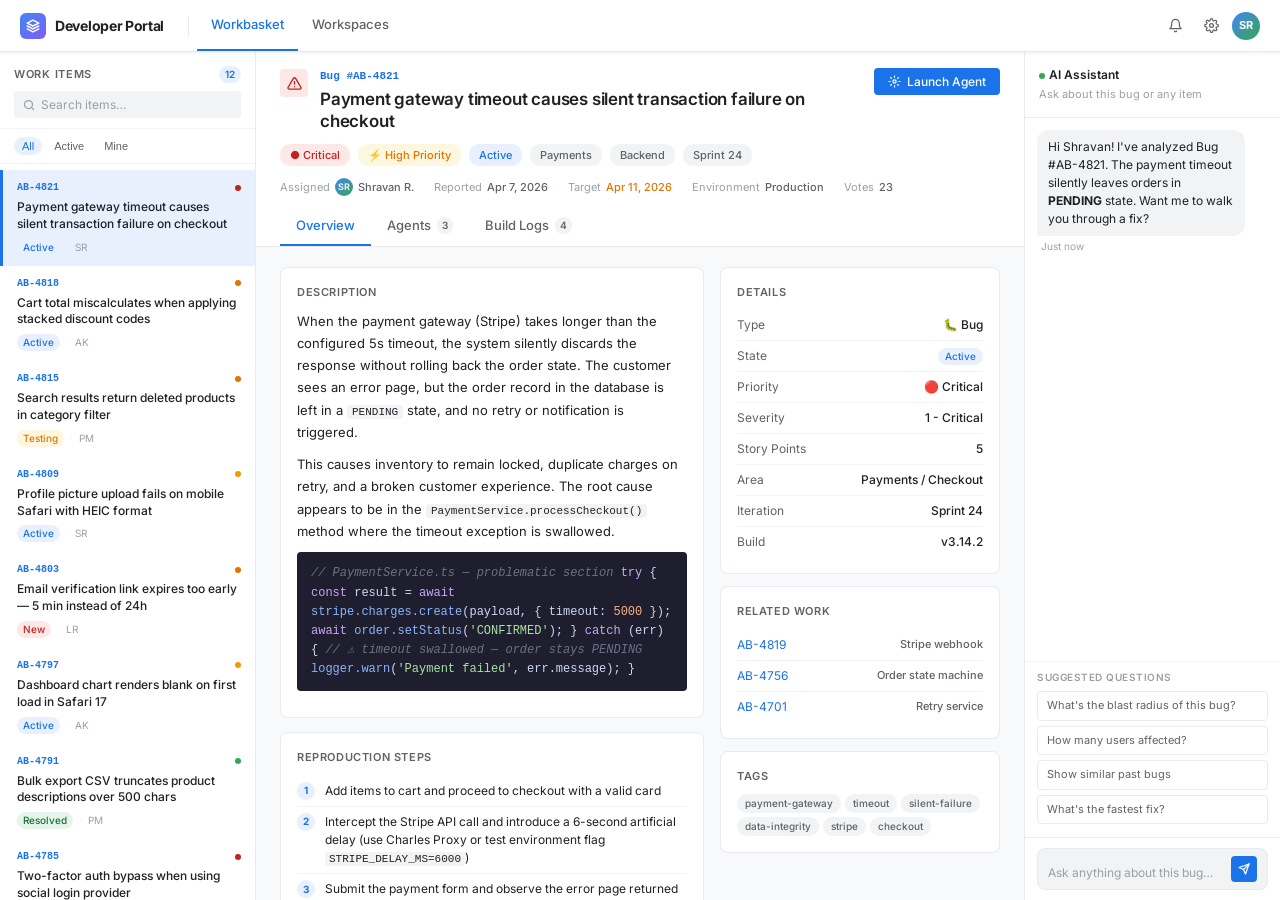
<file: index.html>
<!DOCTYPE html>
<html lang="en">
<head>
  <meta charset="UTF-8" />
  <meta name="viewport" content="width=device-width, initial-scale=1.0" />
  <title>Developer Portal — Workbasket</title>
  <link rel="preconnect" href="https://fonts.googleapis.com" />
  <link rel="preconnect" href="https://fonts.gstatic.com" crossorigin />
  <link href="https://fonts.googleapis.com/css2?family=Google+Sans:wght@400;500;700&family=Google+Sans+Mono&family=Inter:wght@300;400;500;600&display=swap" rel="stylesheet" />
  <link rel="stylesheet" href="shared.css" />
  <style>
    *, *::before, *::after { box-sizing: border-box; margin: 0; padding: 0; }

    :root {
      --bg: #f8f9fa;
      --surface: #ffffff;
      --surface-2: #f1f3f4;
      --border: #e8eaed;
      --border-subtle: #f1f3f4;
      --blue: #1a73e8;
      --blue-light: #e8f0fe;
      --blue-mid: #4285f4;
      --green: #137333;
      --green-light: #e6f4ea;
      --green-chip: #34a853;
      --red: #c5221f;
      --red-light: #fce8e6;
      --orange: #e37400;
      --orange-light: #fef7e0;
      --text-primary: #202124;
      --text-secondary: #5f6368;
      --text-tertiary: #9aa0a6;
      --text-blue: #1a73e8;
      --radius: 8px;
      --radius-sm: 4px;
      --radius-lg: 12px;
      --shadow: 0 1px 3px rgba(60,64,67,.12), 0 1px 2px rgba(60,64,67,.08);
      --shadow-md: 0 2px 6px rgba(60,64,67,.15), 0 1px 4px rgba(60,64,67,.1);
      --font: 'Inter', 'Google Sans', sans-serif;
      --font-mono: 'Google Sans Mono', 'Courier New', monospace;
    }

    html, body { height: 100%; overflow: hidden; }

    body {
      font-family: var(--font);
      background: var(--bg);
      color: var(--text-primary);
      font-size: 13px;
      line-height: 1.5;
    }

    /* ── LAYOUT ── */
    .layout {
      position: fixed;
      top: 52px; bottom: 0; left: 0; right: 0;
      display: flex;
    }

    /* ── COL 1: Work Items ── */
    .col-workitems {
      width: 20%;
      min-width: 220px;
      max-width: 280px;
      background: var(--surface);
      border-right: 1px solid var(--border);
      display: flex;
      flex-direction: column;
      overflow: hidden;
    }
    .col-header {
      padding: 14px 14px 10px;
      border-bottom: 1px solid var(--border-subtle);
      flex-shrink: 0;
    }
    .col-header-top {
      display: flex; align-items: center; justify-content: space-between; margin-bottom: 8px;
    }
    .col-title {
      font-size: 11px; font-weight: 600; text-transform: uppercase;
      letter-spacing: .7px; color: var(--text-secondary);
    }
    .badge-count {
      background: var(--blue-light); color: var(--blue);
      font-size: 10px; font-weight: 600; padding: 1px 6px;
      border-radius: 10px;
    }
    .search-box {
      display: flex; align-items: center; gap: 6px;
      background: var(--surface-2); border-radius: var(--radius-sm);
      padding: 5px 8px; border: 1px solid transparent;
      transition: border-color .15s, background .15s;
    }
    .search-box:focus-within {
      background: var(--surface); border-color: var(--blue);
    }
    .search-box input {
      border: none; background: transparent; outline: none;
      font-family: var(--font); font-size: 12px; color: var(--text-primary);
      width: 100%;
    }
    .search-box input::placeholder { color: var(--text-tertiary); }
    .search-icon { color: var(--text-tertiary); flex-shrink: 0; }

    .filter-tabs {
      display: flex; gap: 4px; padding: 8px 14px;
      border-bottom: 1px solid var(--border-subtle);
      flex-shrink: 0;
    }
    .filter-tab {
      font-size: 11px; font-weight: 500; padding: 3px 8px;
      border-radius: 10px; cursor: pointer; border: none;
      background: transparent; color: var(--text-secondary);
      transition: background .15s, color .15s;
    }
    .filter-tab.active {
      background: var(--blue-light); color: var(--blue);
    }
    .filter-tab:hover:not(.active) { background: var(--surface-2); }

    .workitems-list {
      flex: 1;
      overflow-y: auto;
      padding: 6px 0;
    }
    .workitems-list::-webkit-scrollbar { width: 4px; }
    .workitems-list::-webkit-scrollbar-track { background: transparent; }
    .workitems-list::-webkit-scrollbar-thumb { background: var(--border); border-radius: 2px; }

    .workitem-card {
      padding: 10px 14px;
      cursor: pointer;
      border-left: 3px solid transparent;
      transition: background .12s, border-color .12s;
      position: relative;
    }
    .workitem-card:hover { background: var(--surface-2); }
    .workitem-card.selected {
      background: var(--blue-light);
      border-left-color: var(--blue);
    }
    .wi-top {
      display: flex; align-items: center; justify-content: space-between;
      margin-bottom: 4px;
    }
    .wi-id {
      font-size: 10px; font-weight: 600; color: var(--text-blue);
      font-family: var(--font-mono);
    }
    .wi-priority {
      width: 6px; height: 6px; border-radius: 50%; flex-shrink: 0;
    }
    .pri-critical { background: #c5221f; }
    .pri-high     { background: #e37400; }
    .pri-medium   { background: #f29900; }
    .pri-low      { background: #34a853; }

    .wi-title {
      font-size: 12px; font-weight: 500; color: var(--text-primary);
      line-height: 1.4; margin-bottom: 6px;
      display: -webkit-box; -webkit-line-clamp: 2; -webkit-box-orient: vertical; overflow: hidden;
    }
    .wi-meta {
      display: flex; align-items: center; gap: 6px; flex-wrap: wrap;
    }
    .wi-state {
      font-size: 10px; font-weight: 500; padding: 1px 6px; border-radius: 10px;
    }
    .state-active    { background: var(--blue-light); color: var(--blue); }
    .state-resolved  { background: var(--green-light); color: var(--green); }
    .state-new       { background: #fce8e6; color: #c5221f; }
    .state-testing   { background: var(--orange-light); color: var(--orange); }
    .wi-assignee {
      font-size: 10px; color: var(--text-tertiary);
      white-space: nowrap; overflow: hidden; text-overflow: ellipsis;
    }
    .wi-sep { color: var(--border); font-size: 10px; }

    /* ── COL 2: Bug Details ── */
    .col-details {
      flex: 1;
      display: flex;
      flex-direction: column;
      overflow: hidden;
      background: var(--bg);
    }

    .details-header {
      background: var(--surface);
      border-bottom: 1px solid var(--border);
      padding: 16px 24px 0;
      flex-shrink: 0;
    }
    .details-top {
      display: flex; align-items: flex-start; gap: 12px; margin-bottom: 12px;
    }
    .bug-type-icon {
      width: 28px; height: 28px; border-radius: var(--radius-sm);
      background: var(--red-light); display: flex; align-items: center;
      justify-content: center; flex-shrink: 0; margin-top: 1px;
    }
    .details-title-group { flex: 1; min-width: 0; }
    .details-wi-id {
      font-size: 11px; font-weight: 600; color: var(--text-blue);
      font-family: var(--font-mono); margin-bottom: 3px;
    }
    .details-title {
      font-size: 17px; font-weight: 600; color: var(--text-primary);
      line-height: 1.3; letter-spacing: -.2px;
    }
    .details-actions {
      display: flex; align-items: center; gap: 8px; flex-shrink: 0;
    }
    .btn {
      display: inline-flex; align-items: center; gap: 6px;
      padding: 6px 14px; border-radius: var(--radius-sm);
      font-family: var(--font); font-size: 12px; font-weight: 500;
      cursor: pointer; border: none; transition: all .15s;
      white-space: nowrap;
    }
    .btn-primary {
      background: var(--blue); color: #fff;
    }
    .btn-primary:hover { background: #1557b0; }
    .btn-outline {
      background: transparent; color: var(--text-secondary);
      border: 1px solid var(--border);
    }
    .btn-outline:hover { background: var(--surface-2); }

    .details-chips {
      display: flex; align-items: center; gap: 8px; margin-bottom: 12px; flex-wrap: wrap;
    }
    .chip {
      display: inline-flex; align-items: center; gap: 4px;
      padding: 3px 10px; border-radius: 10px; font-size: 11px; font-weight: 500;
    }
    .chip-red    { background: var(--red-light); color: var(--red); }
    .chip-blue   { background: var(--blue-light); color: var(--blue); }
    .chip-orange { background: var(--orange-light); color: var(--orange); }
    .chip-green  { background: var(--green-light); color: var(--green); }
    .chip-gray   { background: var(--surface-2); color: var(--text-secondary); }

    .details-meta-row {
      display: flex; gap: 20px; flex-wrap: wrap; margin-bottom: 12px;
    }
    .meta-item { display: flex; align-items: center; gap: 5px; }
    .meta-label { font-size: 11px; color: var(--text-tertiary); }
    .meta-value { font-size: 11px; font-weight: 500; color: var(--text-secondary); }
    .meta-avatar {
      width: 18px; height: 18px; border-radius: 50%;
      background: linear-gradient(135deg, #4285f4, #34a853);
      display: flex; align-items: center; justify-content: center;
      font-size: 9px; font-weight: 600; color: #fff;
    }

    /* ── TABS ── */
    .tabs {
      display: flex; gap: 0;
    }
    .tab {
      padding: 8px 16px; font-size: 13px; font-weight: 500;
      color: var(--text-secondary); cursor: pointer;
      border-bottom: 2px solid transparent;
      transition: color .15s, border-color .15s;
      display: flex; align-items: center; gap: 6px;
      white-space: nowrap;
    }
    .tab:hover { color: var(--text-primary); }
    .tab.active { color: var(--blue); border-bottom-color: var(--blue); }
    .tab-badge {
      background: var(--surface-2); color: var(--text-secondary);
      font-size: 10px; font-weight: 600; padding: 1px 5px; border-radius: 8px;
    }
    .tab.active .tab-badge { background: var(--blue-light); color: var(--blue); }

    /* ── TAB CONTENT ── */
    .tab-content {
      flex: 1; overflow-y: auto; padding: 20px 24px;
    }
    .tab-content::-webkit-scrollbar { width: 4px; }
    .tab-content::-webkit-scrollbar-track { background: transparent; }
    .tab-content::-webkit-scrollbar-thumb { background: var(--border); border-radius: 2px; }

    .tab-panel { display: none; }
    .tab-panel.active { display: block; }

    /* ── OVERVIEW TAB ── */
    .overview-grid {
      display: grid; grid-template-columns: 1fr 280px; gap: 16px;
    }
    .card {
      background: var(--surface); border: 1px solid var(--border);
      border-radius: var(--radius); padding: 16px;
    }
    .card-title {
      font-size: 11px; font-weight: 600; text-transform: uppercase;
      letter-spacing: .6px; color: var(--text-secondary); margin-bottom: 10px;
    }
    .description-text {
      font-size: 13px; color: var(--text-primary); line-height: 1.7;
    }
    .description-text p { margin-bottom: 10px; }
    .description-text p:last-child { margin-bottom: 0; }
    .code-block {
      background: #1e1e2e; border-radius: var(--radius-sm);
      padding: 12px 14px; margin: 10px 0;
      font-family: var(--font-mono); font-size: 12px;
      color: #cdd6f4; overflow-x: auto; line-height: 1.6;
    }
    .code-block .kw  { color: #cba6f7; }
    .code-block .str { color: #a6e3a1; }
    .code-block .fn  { color: #89b4fa; }
    .code-block .cm  { color: #6c7086; font-style: italic; }
    .code-block .num { color: #fab387; }

    .sidebar-card { margin-bottom: 12px; }
    .detail-row {
      display: flex; justify-content: space-between; align-items: center;
      padding: 6px 0; border-bottom: 1px solid var(--border-subtle);
      font-size: 12px;
    }
    .detail-row:last-child { border-bottom: none; }
    .detail-key { color: var(--text-secondary); }
    .detail-val { font-weight: 500; color: var(--text-primary); text-align: right; }

    .repro-steps { list-style: none; counter-reset: steps; }
    .repro-steps li {
      counter-increment: steps; padding: 6px 0 6px 28px;
      position: relative; font-size: 12px; color: var(--text-primary);
      border-bottom: 1px solid var(--border-subtle); line-height: 1.5;
    }
    .repro-steps li:last-child { border-bottom: none; }
    .repro-steps li::before {
      content: counter(steps);
      position: absolute; left: 0; top: 6px;
      width: 18px; height: 18px; border-radius: 50%;
      background: var(--blue-light); color: var(--blue);
      font-size: 10px; font-weight: 700;
      display: flex; align-items: center; justify-content: center;
    }

    .tag-list { display: flex; flex-wrap: wrap; gap: 4px; }
    .tag {
      font-size: 10px; padding: 2px 8px; border-radius: 10px;
      background: var(--surface-2); color: var(--text-secondary);
      font-weight: 500;
    }

    /* ── AGENTS TAB ── */
    .agents-section-title {
      font-size: 11px; font-weight: 600; text-transform: uppercase;
      letter-spacing: .6px; color: var(--text-secondary);
      margin-bottom: 12px; display: flex; align-items: center; gap: 8px;
    }
    .agents-section-title::after {
      content: ''; flex: 1; height: 1px; background: var(--border);
    }

    .agent-cards { display: grid; grid-template-columns: repeat(3, 1fr); gap: 12px; margin-bottom: 24px; }

    .agent-card {
      background: var(--surface); border: 1px solid var(--border);
      border-radius: var(--radius-lg); padding: 18px;
      cursor: pointer; transition: box-shadow .15s, border-color .15s, transform .12s;
      position: relative; overflow: hidden;
    }
    .agent-card:hover {
      box-shadow: var(--shadow-md); border-color: var(--blue);
      transform: translateY(-1px);
    }
    .agent-card::before {
      content: ''; position: absolute; top: 0; left: 0; right: 0; height: 3px;
    }
    .agent-card.blue::before { background: linear-gradient(90deg, #4285f4, #1a73e8); }
    .agent-card.green::before { background: linear-gradient(90deg, #34a853, #137333); }
    .agent-card.purple::before { background: linear-gradient(90deg, #9334e6, #7627bb); }

    .agent-icon {
      width: 40px; height: 40px; border-radius: var(--radius);
      display: flex; align-items: center; justify-content: center;
      margin-bottom: 12px; font-size: 20px;
    }
    .agent-icon.blue   { background: var(--blue-light); }
    .agent-icon.green  { background: var(--green-light); }
    .agent-icon.purple { background: #f3e8fd; }

    .agent-name {
      font-size: 14px; font-weight: 600; color: var(--text-primary); margin-bottom: 4px;
    }
    .agent-desc {
      font-size: 12px; color: var(--text-secondary); line-height: 1.5; margin-bottom: 14px;
    }
    .agent-skills {
      display: flex; flex-wrap: wrap; gap: 4px; margin-bottom: 14px;
    }
    .skill-tag {
      font-size: 10px; padding: 2px 7px; border-radius: 10px;
      background: var(--surface-2); color: var(--text-secondary); font-weight: 500;
    }
    .btn-run {
      width: 100%; display: flex; align-items: center; justify-content: center; gap: 6px;
      padding: 7px 12px; border-radius: var(--radius-sm);
      font-family: var(--font); font-size: 12px; font-weight: 600;
      cursor: pointer; border: 1.5px solid; transition: all .15s;
    }
    .btn-run.blue   { border-color: var(--blue); color: var(--blue); background: transparent; }
    .btn-run.blue:hover { background: var(--blue); color: #fff; }
    .btn-run.green  { border-color: var(--green-chip); color: var(--green); background: transparent; }
    .btn-run.green:hover { background: var(--green-chip); color: #fff; }
    .btn-run.purple { border-color: #9334e6; color: #9334e6; background: transparent; }
    .btn-run.purple:hover { background: #9334e6; color: #fff; }

    .agent-status-dot {
      width: 7px; height: 7px; border-radius: 50%; display: inline-block;
      animation: pulse 2s infinite;
    }
    .status-ready   { background: var(--green-chip); animation: none; }
    .status-running { background: var(--blue); }
    @keyframes pulse {
      0%, 100% { opacity: 1; }
      50% { opacity: .4; }
    }

    .agent-meta {
      display: flex; align-items: center; gap: 6px;
      font-size: 10px; color: var(--text-tertiary); margin-bottom: 12px;
    }

    /* Custom agent builder */
    .custom-agent-box {
      background: var(--surface); border: 1px solid var(--border);
      border-radius: var(--radius-lg); padding: 20px;
    }
    .custom-agent-header {
      display: flex; align-items: center; gap: 10px; margin-bottom: 6px;
    }
    .custom-agent-icon {
      width: 32px; height: 32px; border-radius: var(--radius-sm);
      background: linear-gradient(135deg, #1a73e8, #9334e6);
      display: flex; align-items: center; justify-content: center;
    }
    .custom-agent-title { font-size: 14px; font-weight: 600; color: var(--text-primary); }
    .custom-agent-subtitle { font-size: 12px; color: var(--text-secondary); margin-bottom: 14px; }

    .prompt-area-wrapper { position: relative; margin-bottom: 12px; }
    .prompt-area {
      width: 100%; min-height: 90px;
      background: var(--surface-2); border: 1.5px solid var(--border);
      border-radius: var(--radius); padding: 12px 14px;
      font-family: var(--font); font-size: 13px; color: var(--text-primary);
      resize: vertical; outline: none; transition: border-color .15s, background .15s;
      line-height: 1.6;
    }
    .prompt-area:focus {
      background: var(--surface); border-color: var(--blue);
    }
    .prompt-area::placeholder { color: var(--text-tertiary); }

    .quick-prompts {
      display: flex; flex-wrap: wrap; gap: 6px; margin-bottom: 14px;
    }
    .quick-prompt {
      font-size: 11px; padding: 4px 10px; border-radius: 10px;
      border: 1px solid var(--border); background: var(--surface);
      color: var(--text-secondary); cursor: pointer; transition: all .15s;
      font-family: var(--font);
    }
    .quick-prompt:hover { border-color: var(--blue); color: var(--blue); background: var(--blue-light); }

    .custom-agent-actions {
      display: flex; align-items: center; gap: 10px;
    }
    .btn-run-custom {
      display: flex; align-items: center; gap: 8px;
      padding: 9px 20px; border-radius: var(--radius-sm);
      background: linear-gradient(135deg, #1a73e8, #4285f4);
      color: #fff; font-family: var(--font); font-size: 13px; font-weight: 600;
      border: none; cursor: pointer; transition: opacity .15s, transform .1s;
      box-shadow: 0 2px 8px rgba(26,115,232,.3);
    }
    .btn-run-custom:hover { opacity: .9; transform: translateY(-1px); }
    .btn-run-custom:active { transform: translateY(0); }
    .btn-clear {
      padding: 9px 14px; border-radius: var(--radius-sm);
      border: 1px solid var(--border); background: transparent;
      font-family: var(--font); font-size: 12px; color: var(--text-secondary);
      cursor: pointer; transition: background .15s;
    }
    .btn-clear:hover { background: var(--surface-2); }
    .hint-text {
      font-size: 11px; color: var(--text-tertiary); margin-left: auto;
    }

    /* ── BUILD LOGS TAB ── */
    .build-logs-toolbar {
      display: flex; align-items: center; gap: 8px; margin-bottom: 14px;
    }
    .log-filter {
      font-size: 11px; padding: 4px 10px; border-radius: 10px;
      border: 1px solid var(--border); background: var(--surface);
      color: var(--text-secondary); cursor: pointer; font-family: var(--font);
      transition: all .15s;
    }
    .log-filter.active { background: var(--blue-light); border-color: var(--blue); color: var(--blue); }
    .log-filter:hover:not(.active) { background: var(--surface-2); }
    .log-spacer { flex: 1; }
    .log-search {
      display: flex; align-items: center; gap: 6px;
      background: var(--surface); border: 1px solid var(--border);
      border-radius: var(--radius-sm); padding: 4px 10px;
    }
    .log-search input {
      border: none; background: transparent; outline: none;
      font-family: var(--font); font-size: 12px; color: var(--text-primary);
      width: 160px;
    }
    .log-search input::placeholder { color: var(--text-tertiary); }

    .build-run-card {
      background: var(--surface); border: 1px solid var(--border);
      border-radius: var(--radius); overflow: hidden; margin-bottom: 12px;
    }
    .build-run-header {
      display: flex; align-items: center; gap: 10px;
      padding: 12px 16px; cursor: pointer;
      transition: background .12s;
    }
    .build-run-header:hover { background: var(--surface-2); }
    .build-status-icon {
      width: 22px; height: 22px; border-radius: 50%;
      display: flex; align-items: center; justify-content: center;
      flex-shrink: 0; font-size: 11px;
    }
    .build-success { background: var(--green-light); color: var(--green); }
    .build-failed  { background: var(--red-light); color: var(--red); }
    .build-running { background: var(--blue-light); color: var(--blue); }
    .build-run-info { flex: 1; min-width: 0; }
    .build-run-title { font-size: 13px; font-weight: 500; color: var(--text-primary); }
    .build-run-meta { font-size: 11px; color: var(--text-tertiary); }
    .build-run-dur { font-size: 12px; font-weight: 500; color: var(--text-secondary); margin-left: auto; margin-right: 8px; }
    .chevron { transition: transform .2s; color: var(--text-tertiary); }
    .build-run-card.expanded .chevron { transform: rotate(90deg); }

    .log-terminal {
      background: #1e1e2e; padding: 12px 16px;
      font-family: var(--font-mono); font-size: 11.5px; line-height: 1.7;
      color: #cdd6f4; max-height: 240px; overflow-y: auto;
      display: none;
    }
    .build-run-card.expanded .log-terminal { display: block; }
    .log-terminal::-webkit-scrollbar { width: 4px; }
    .log-terminal::-webkit-scrollbar-thumb { background: #45475a; border-radius: 2px; }

    .log-line { display: flex; gap: 12px; }
    .log-time { color: #6c7086; flex-shrink: 0; }
    .log-info    { color: #89b4fa; }
    .log-success { color: #a6e3a1; }
    .log-warn    { color: #f9e2af; }
    .log-error   { color: #f38ba8; }
    .log-dim     { color: #6c7086; }

    /* ── COL 3: Chat ── */
    .col-chat {
      width: 20%;
      min-width: 220px;
      max-width: 280px;
      background: var(--surface);
      border-left: 1px solid var(--border);
      display: flex; flex-direction: column;
      overflow: hidden;
    }
    .chat-header {
      padding: 14px; border-bottom: 1px solid var(--border); flex-shrink: 0;
    }
    .chat-title {
      font-size: 12px; font-weight: 600; color: var(--text-primary); margin-bottom: 2px;
    }
    .chat-subtitle { font-size: 11px; color: var(--text-tertiary); }
    .online-dot {
      display: inline-block; width: 6px; height: 6px;
      border-radius: 50%; background: var(--green-chip); margin-right: 4px;
    }

    .chat-messages {
      flex: 1; overflow-y: auto; padding: 12px;
      display: flex; flex-direction: column; gap: 10px;
    }
    .chat-messages::-webkit-scrollbar { width: 4px; }
    .chat-messages::-webkit-scrollbar-thumb { background: var(--border); border-radius: 2px; }

    .msg {
      max-width: 90%; font-size: 12px; line-height: 1.5;
    }
    .msg-ai {
      align-self: flex-start;
    }
    .msg-user {
      align-self: flex-end;
    }
    .msg-bubble {
      padding: 8px 11px; border-radius: 12px; font-size: 12px; line-height: 1.5;
    }
    .msg-ai .msg-bubble {
      background: var(--surface-2); color: var(--text-primary);
      border-bottom-left-radius: 3px;
    }
    .msg-user .msg-bubble {
      background: var(--blue); color: #fff;
      border-bottom-right-radius: 3px;
    }
    .msg-time {
      font-size: 10px; color: var(--text-tertiary); margin-top: 3px;
      padding: 0 4px;
    }
    .msg-ai .msg-time { text-align: left; }
    .msg-user .msg-time { text-align: right; }

    .chat-suggestions {
      padding: 8px 12px; border-top: 1px solid var(--border-subtle); flex-shrink: 0;
    }
    .suggestions-label {
      font-size: 10px; font-weight: 600; text-transform: uppercase;
      letter-spacing: .5px; color: var(--text-tertiary); margin-bottom: 6px;
    }
    .suggestion-btn {
      display: block; width: 100%; text-align: left;
      font-size: 11px; padding: 6px 9px; border-radius: var(--radius-sm);
      border: 1px solid var(--border); background: var(--surface);
      color: var(--text-secondary); cursor: pointer; margin-bottom: 5px;
      font-family: var(--font); transition: all .15s; line-height: 1.4;
    }
    .suggestion-btn:hover { border-color: var(--blue); color: var(--blue); background: var(--blue-light); }

    .chat-input-area {
      padding: 10px 12px; border-top: 1px solid var(--border); flex-shrink: 0;
    }
    .chat-input-box {
      display: flex; align-items: flex-end; gap: 6px;
      background: var(--surface-2); border: 1.5px solid var(--border);
      border-radius: var(--radius); padding: 7px 10px;
      transition: border-color .15s;
    }
    .chat-input-box:focus-within { border-color: var(--blue); background: var(--surface); }
    .chat-input-box textarea {
      flex: 1; border: none; background: transparent; outline: none;
      font-family: var(--font); font-size: 12px; color: var(--text-primary);
      resize: none; min-height: 18px; max-height: 80px; line-height: 1.5;
    }
    .chat-input-box textarea::placeholder { color: var(--text-tertiary); }
    .chat-send-btn {
      width: 26px; height: 26px; border-radius: var(--radius-sm);
      background: var(--blue); border: none; cursor: pointer;
      display: flex; align-items: center; justify-content: center;
      flex-shrink: 0; transition: background .15s;
    }
    .chat-send-btn:hover { background: #1557b0; }
    .chat-send-btn:disabled { background: var(--border); cursor: not-allowed; }

    /* ── RUNNING STATE (modal overlay) ── */
    .running-overlay {
      display: none;
      position: fixed; inset: 0; background: rgba(32,33,36,.6);
      z-index: 200; align-items: center; justify-content: center;
      backdrop-filter: blur(3px);
    }
    .running-overlay.active { display: flex; }
    .running-card {
      background: var(--surface); border-radius: var(--radius-lg);
      padding: 32px 40px; max-width: 440px; width: 90%; text-align: center;
      box-shadow: 0 8px 40px rgba(0,0,0,.2);
    }
    .spinner {
      width: 44px; height: 44px; border-radius: 50%;
      border: 3px solid var(--blue-light); border-top-color: var(--blue);
      animation: spin .8s linear infinite; margin: 0 auto 16px;
    }
    @keyframes spin { to { transform: rotate(360deg); } }
    .running-title { font-size: 16px; font-weight: 600; color: var(--text-primary); margin-bottom: 6px; }
    .running-subtitle { font-size: 13px; color: var(--text-secondary); margin-bottom: 20px; }
    .running-log {
      background: #1e1e2e; border-radius: var(--radius-sm); padding: 12px;
      font-family: var(--font-mono); font-size: 11px; color: #a6e3a1;
      text-align: left; line-height: 1.8; max-height: 120px; overflow-y: auto;
    }
    .btn-cancel {
      margin-top: 16px; padding: 8px 20px; border-radius: var(--radius-sm);
      border: 1px solid var(--border); background: transparent;
      font-family: var(--font); font-size: 12px; color: var(--text-secondary);
      cursor: pointer;
    }
    .btn-cancel:hover { background: var(--surface-2); }

    /* Scrollbar global */
    * { scrollbar-width: thin; scrollbar-color: var(--border) transparent; }
  </style>
</head>
<body>

<!-- SHARED TOP NAV -->
<nav class="topnav">
  <a class="topnav-logo" href="index.html">
    <div class="topnav-logo-mark">
      <svg width="14" height="14" viewBox="0 0 24 24" fill="none" stroke="#fff" stroke-width="2.5" stroke-linecap="round" stroke-linejoin="round"><path d="M12 2L2 7l10 5 10-5-10-5z"/><path d="M2 17l10 5 10-5"/><path d="M2 12l10 5 10-5"/></svg>
    </div>
    Developer Portal
  </a>
  <div class="topnav-divider"></div>
  <div class="topnav-nav">
    <a class="topnav-navlink active" href="index.html">Workbasket</a>
    <a class="topnav-navlink" href="workspaces.html">Workspaces</a>
  </div>
  <div class="topnav-right">
    <button class="topnav-btn-icon" title="Notifications">
      <svg width="15" height="15" viewBox="0 0 24 24" fill="none" stroke="currentColor" stroke-width="2" stroke-linecap="round" stroke-linejoin="round"><path d="M18 8A6 6 0 0 0 6 8c0 7-3 9-3 9h18s-3-2-3-9"/><path d="M13.73 21a2 2 0 0 1-3.46 0"/></svg>
    </button>
    <button class="topnav-btn-icon" title="Settings">
      <svg width="15" height="15" viewBox="0 0 24 24" fill="none" stroke="currentColor" stroke-width="2" stroke-linecap="round" stroke-linejoin="round"><circle cx="12" cy="12" r="3"/><path d="M19.4 15a1.65 1.65 0 0 0 .33 1.82l.06.06a2 2 0 1 1-2.83 2.83l-.06-.06a1.65 1.65 0 0 0-1.82-.33 1.65 1.65 0 0 0-1 1.51V21a2 2 0 0 1-4 0v-.09A1.65 1.65 0 0 0 9 19.4a1.65 1.65 0 0 0-1.82.33l-.06.06a2 2 0 1 1-2.83-2.83l.06-.06A1.65 1.65 0 0 0 4.68 15a1.65 1.65 0 0 0-1.51-1H3a2 2 0 0 1 0-4h.09A1.65 1.65 0 0 0 4.6 9a1.65 1.65 0 0 0-.33-1.82l-.06-.06a2 2 0 1 1 2.83-2.83l.06.06A1.65 1.65 0 0 0 9 4.68a1.65 1.65 0 0 0 1-1.51V3a2 2 0 0 1 4 0v.09a1.65 1.65 0 0 0 1 1.51 1.65 1.65 0 0 0 1.82-.33l.06-.06a2 2 0 1 1 2.83 2.83l-.06.06A1.65 1.65 0 0 0 19.4 9a1.65 1.65 0 0 0 1.51 1H21a2 2 0 0 1 0 4h-.09a1.65 1.65 0 0 0-1.51 1z"/></svg>
    </button>
    <div class="topnav-avatar" title="Shravan Reddy">SR</div>
  </div>
</nav>

<!-- LAYOUT -->
<div class="layout">

  <!-- ── COLUMN 1: Work Items ── -->
  <aside class="col-workitems">
    <div class="col-header">
      <div class="col-header-top">
        <span class="col-title">Work Items</span>
        <span class="badge-count">12</span>
      </div>
      <div class="search-box">
        <svg class="search-icon" width="12" height="12" viewBox="0 0 24 24" fill="none" stroke="currentColor" stroke-width="2.5" stroke-linecap="round" stroke-linejoin="round"><circle cx="11" cy="11" r="8"/><line x1="21" y1="21" x2="16.65" y2="16.65"/></svg>
        <input type="text" placeholder="Search items…" />
      </div>
    </div>
    <div class="filter-tabs">
      <button class="filter-tab active">All</button>
      <button class="filter-tab">Active</button>
      <button class="filter-tab">Mine</button>
    </div>
    <div class="workitems-list" id="workItemsList">
      <!-- Items injected by JS -->
    </div>
  </aside>

  <!-- ── COLUMN 2: Bug Details ── -->
  <main class="col-details">
    <div class="details-header">
      <div class="details-top">
        <div class="bug-type-icon">
          <svg width="15" height="15" viewBox="0 0 24 24" fill="none" stroke="#c5221f" stroke-width="2.2" stroke-linecap="round" stroke-linejoin="round"><path d="M10.29 3.86L1.82 18a2 2 0 0 0 1.71 3h16.94a2 2 0 0 0 1.71-3L13.71 3.86a2 2 0 0 0-3.42 0z"/><line x1="12" y1="9" x2="12" y2="13"/><line x1="12" y1="17" x2="12.01" y2="17"/></svg>
        </div>
        <div class="details-title-group">
          <div class="details-wi-id">Bug #AB-4821</div>
          <div class="details-title">Payment gateway timeout causes silent transaction failure on checkout</div>
        </div>
        <div class="details-actions">
          <button class="btn btn-primary" onclick="switchTab('agents')">
            <svg width="13" height="13" viewBox="0 0 24 24" fill="none" stroke="currentColor" stroke-width="2.2"><circle cx="12" cy="12" r="3"/><path d="M12 1v4M12 19v4M4.22 4.22l2.83 2.83M16.95 16.95l2.83 2.83M1 12h4M19 12h4M4.22 19.78l2.83-2.83M16.95 7.05l2.83-2.83"/></svg>
            Launch Agent
          </button>
        </div>
      </div>

      <div class="details-chips">
        <span class="chip chip-red">● Critical</span>
        <span class="chip chip-orange">⚡ High Priority</span>
        <span class="chip chip-blue">Active</span>
        <span class="chip chip-gray">Payments</span>
        <span class="chip chip-gray">Backend</span>
        <span class="chip chip-gray">Sprint 24</span>
      </div>

      <div class="details-meta-row">
        <div class="meta-item">
          <span class="meta-label">Assigned</span>
          <div class="meta-avatar">SR</div>
          <span class="meta-value">Shravan R.</span>
        </div>
        <div class="meta-item">
          <span class="meta-label">Reported</span>
          <span class="meta-value">Apr 7, 2026</span>
        </div>
        <div class="meta-item">
          <span class="meta-label">Target</span>
          <span class="meta-value" style="color:#e37400">Apr 11, 2026</span>
        </div>
        <div class="meta-item">
          <span class="meta-label">Environment</span>
          <span class="meta-value">Production</span>
        </div>
        <div class="meta-item">
          <span class="meta-label">Votes</span>
          <span class="meta-value">23</span>
        </div>
      </div>

      <div class="tabs">
        <div class="tab active" onclick="switchTab('overview')" id="tab-overview">Overview</div>
        <div class="tab" onclick="switchTab('agents')" id="tab-agents">
          Agents <span class="tab-badge">3</span>
        </div>
        <div class="tab" onclick="switchTab('logs')" id="tab-logs">
          Build Logs <span class="tab-badge">4</span>
        </div>
      </div>
    </div>

    <div class="tab-content">

      <!-- OVERVIEW TAB -->
      <div class="tab-panel active" id="panel-overview">
        <div class="overview-grid">
          <div>
            <div class="card" style="margin-bottom:14px">
              <div class="card-title">Description</div>
              <div class="description-text">
                <p>When the payment gateway (Stripe) takes longer than the configured 5s timeout, the system silently discards the response without rolling back the order state. The customer sees an error page, but the order record in the database is left in a <code style="background:var(--surface-2);padding:1px 5px;border-radius:3px;font-family:var(--font-mono);font-size:11px">PENDING</code> state, and no retry or notification is triggered.</p>
                <p>This causes inventory to remain locked, duplicate charges on retry, and a broken customer experience. The root cause appears to be in the <code style="background:var(--surface-2);padding:1px 5px;border-radius:3px;font-family:var(--font-mono);font-size:11px">PaymentService.processCheckout()</code> method where the timeout exception is swallowed.</p>
                <div class="code-block"><span class="cm">// PaymentService.ts — problematic section</span>
<span class="kw">try</span> {
  <span class="kw">const</span> result = <span class="kw">await</span> <span class="fn">stripe.charges.create</span>(payload, { timeout: <span class="num">5000</span> });
  <span class="kw">await</span> <span class="fn">order.setStatus</span>(<span class="str">'CONFIRMED'</span>);
} <span class="kw">catch</span> (err) {
  <span class="cm">// ⚠ timeout swallowed — order stays PENDING</span>
  <span class="fn">logger.warn</span>(<span class="str">'Payment failed'</span>, err.message);
}</div>
              </div>
            </div>

            <div class="card">
              <div class="card-title">Reproduction Steps</div>
              <ol class="repro-steps">
                <li>Add items to cart and proceed to checkout with a valid card</li>
                <li>Intercept the Stripe API call and introduce a 6-second artificial delay (use Charles Proxy or test environment flag <code style="background:var(--surface-2);padding:1px 4px;border-radius:3px;font-family:var(--font-mono);font-size:11px">STRIPE_DELAY_MS=6000</code>)</li>
                <li>Submit the payment form and observe the error page returned to the user</li>
                <li>Query the database: <code style="background:var(--surface-2);padding:1px 4px;border-radius:3px;font-family:var(--font-mono);font-size:11px">SELECT status FROM orders WHERE id = :id</code> — status is <strong>PENDING</strong></li>
                <li>Confirm no retry event was published to the message queue</li>
                <li>Attempt checkout again — observe potential duplicate charge</li>
              </ol>
            </div>
          </div>

          <div>
            <div class="card sidebar-card">
              <div class="card-title">Details</div>
              <div class="detail-row"><span class="detail-key">Type</span><span class="detail-val">🐛 Bug</span></div>
              <div class="detail-row"><span class="detail-key">State</span><span class="detail-val"><span class="chip chip-blue" style="font-size:10px;padding:1px 7px">Active</span></span></div>
              <div class="detail-row"><span class="detail-key">Priority</span><span class="detail-val">🔴 Critical</span></div>
              <div class="detail-row"><span class="detail-key">Severity</span><span class="detail-val">1 - Critical</span></div>
              <div class="detail-row"><span class="detail-key">Story Points</span><span class="detail-val">5</span></div>
              <div class="detail-row"><span class="detail-key">Area</span><span class="detail-val">Payments / Checkout</span></div>
              <div class="detail-row"><span class="detail-key">Iteration</span><span class="detail-val">Sprint 24</span></div>
              <div class="detail-row"><span class="detail-key">Build</span><span class="detail-val">v3.14.2</span></div>
            </div>
            <div class="card sidebar-card">
              <div class="card-title">Related Work</div>
              <div class="detail-row"><span class="detail-key" style="color:var(--blue)">AB-4819</span><span class="detail-val" style="font-size:11px;color:var(--text-secondary)">Stripe webhook</span></div>
              <div class="detail-row"><span class="detail-key" style="color:var(--blue)">AB-4756</span><span class="detail-val" style="font-size:11px;color:var(--text-secondary)">Order state machine</span></div>
              <div class="detail-row"><span class="detail-key" style="color:var(--blue)">AB-4701</span><span class="detail-val" style="font-size:11px;color:var(--text-secondary)">Retry service</span></div>
            </div>
            <div class="card sidebar-card">
              <div class="card-title">Tags</div>
              <div class="tag-list">
                <span class="tag">payment-gateway</span>
                <span class="tag">timeout</span>
                <span class="tag">silent-failure</span>
                <span class="tag">data-integrity</span>
                <span class="tag">stripe</span>
                <span class="tag">checkout</span>
              </div>
            </div>
          </div>
        </div>
      </div>

      <!-- AGENTS TAB -->
      <div class="tab-panel" id="panel-agents">
        <div class="agents-section-title">Pre-configured Agents</div>

        <div class="agent-cards">
          <!-- Agent 1 -->
          <div class="agent-card blue">
            <div class="agent-icon blue">🔍</div>
            <div class="agent-name">Root Cause Analyzer</div>
            <div class="agent-meta">
              <span class="agent-status-dot status-ready"></span>
              Ready · Runs in ~45s
            </div>
            <div class="agent-desc">Traces the bug through your codebase, pinpoints the exact line causing the issue, and generates a structured root-cause report with evidence.</div>
            <div class="agent-skills">
              <span class="skill-tag">Code traversal</span>
              <span class="skill-tag">Stack analysis</span>
              <span class="skill-tag">PR diff</span>
            </div>
            <button class="btn-run blue" onclick="showRunningOverlay('Root Cause Analyzer')">
              <svg width="11" height="11" viewBox="0 0 24 24" fill="none" stroke="currentColor" stroke-width="2.5"><polygon points="5 3 19 12 5 21 5 3"/></svg>
              Run Agent
            </button>
          </div>

          <!-- Agent 2 -->
          <div class="agent-card green">
            <div class="agent-icon green">🛠️</div>
            <div class="agent-name">Auto Code Fixer</div>
            <div class="agent-meta">
              <span class="agent-status-dot status-ready"></span>
              Ready · Runs in ~90s
            </div>
            <div class="agent-desc">Generates a production-ready fix, writes the patch with proper error handling and rollback logic, and opens a pull request for review.</div>
            <div class="agent-skills">
              <span class="skill-tag">Code generation</span>
              <span class="skill-tag">PR creation</span>
              <span class="skill-tag">Tests</span>
            </div>
            <button class="btn-run green" onclick="showRunningOverlay('Auto Code Fixer')">
              <svg width="11" height="11" viewBox="0 0 24 24" fill="none" stroke="currentColor" stroke-width="2.5"><polygon points="5 3 19 12 5 21 5 3"/></svg>
              Run Agent
            </button>
          </div>

          <!-- Agent 3 -->
          <div class="agent-card purple">
            <div class="agent-icon purple">🧪</div>
            <div class="agent-name">Regression Test Writer</div>
            <div class="agent-meta">
              <span class="agent-status-dot status-ready"></span>
              Ready · Runs in ~60s
            </div>
            <div class="agent-desc">Writes targeted unit and integration tests that catch this exact failure mode, ensuring it never regresses once fixed. Includes edge cases.</div>
            <div class="agent-skills">
              <span class="skill-tag">Jest / Vitest</span>
              <span class="skill-tag">Mocking</span>
              <span class="skill-tag">Coverage</span>
            </div>
            <button class="btn-run purple" onclick="showRunningOverlay('Regression Test Writer')">
              <svg width="11" height="11" viewBox="0 0 24 24" fill="none" stroke="currentColor" stroke-width="2.5"><polygon points="5 3 19 12 5 21 5 3"/></svg>
              Run Agent
            </button>
          </div>
        </div>

        <div class="agents-section-title">Custom Agent</div>

        <div class="custom-agent-box">
          <div class="custom-agent-header">
            <div class="custom-agent-icon">
              <svg width="16" height="16" viewBox="0 0 24 24" fill="none" stroke="#fff" stroke-width="2" stroke-linecap="round" stroke-linejoin="round"><circle cx="12" cy="12" r="3"/><path d="M12 1v4M12 19v4M4.22 4.22l2.83 2.83M16.95 16.95l2.83 2.83M1 12h4M19 12h4M4.22 19.78l2.83-2.83M16.95 7.05l2.83-2.83"/></svg>
            </div>
            <span class="custom-agent-title">Build your own agent</span>
          </div>
          <div class="custom-agent-subtitle">Describe what you want the agent to do in plain English. Smart defaults handle the rest — no configuration needed.</div>

          <div class="quick-prompts">
            <button class="quick-prompt" onclick="fillPrompt(this)">Analyze impact on other services</button>
            <button class="quick-prompt" onclick="fillPrompt(this)">Find similar bugs in codebase</button>
            <button class="quick-prompt" onclick="fillPrompt(this)">Write a postmortem draft</button>
            <button class="quick-prompt" onclick="fillPrompt(this)">Suggest a timeout retry strategy</button>
            <button class="quick-prompt" onclick="fillPrompt(this)">Check Stripe changelog for related issues</button>
          </div>

          <div class="prompt-area-wrapper">
            <textarea
              class="prompt-area"
              id="customPrompt"
              placeholder="e.g. &quot;Find all places in the codebase where we catch exceptions without rolling back database transactions, and suggest fixes for each one&quot;"
            ></textarea>
          </div>

          <div class="custom-agent-actions">
            <button class="btn-run-custom" onclick="runCustomAgent()">
              <svg width="14" height="14" viewBox="0 0 24 24" fill="none" stroke="currentColor" stroke-width="2.2"><polygon points="5 3 19 12 5 21 5 3"/></svg>
              Run Agent
            </button>
            <button class="btn-clear" onclick="document.getElementById('customPrompt').value=''">Clear</button>
            <span class="hint-text">⌘↵ to run</span>
          </div>
        </div>
      </div>

      <!-- BUILD LOGS TAB -->
      <div class="tab-panel" id="panel-logs">
        <div class="build-logs-toolbar">
          <button class="log-filter active">All Runs</button>
          <button class="log-filter">Failed</button>
          <button class="log-filter">Agent Runs</button>
          <div class="log-spacer"></div>
          <div class="log-search">
            <svg width="12" height="12" viewBox="0 0 24 24" fill="none" stroke="currentColor" stroke-width="2.5" style="color:var(--text-tertiary)"><circle cx="11" cy="11" r="8"/><line x1="21" y1="21" x2="16.65" y2="16.65"/></svg>
            <input type="text" placeholder="Search logs…" />
          </div>
        </div>

        <!-- Build run 1 -->
        <div class="build-run-card expanded" id="run1">
          <div class="build-run-header" onclick="toggleRun('run1')">
            <div class="build-status-icon build-running">
              <svg width="10" height="10" viewBox="0 0 24 24" fill="currentColor"><circle cx="12" cy="12" r="10"/></svg>
            </div>
            <div class="build-run-info">
              <div class="build-run-title">Root Cause Analyzer · Run #7 <span style="font-size:11px;background:var(--blue-light);color:var(--blue);padding:1px 6px;border-radius:8px;margin-left:6px">Agent</span></div>
              <div class="build-run-meta">Started 2 min ago · Triggered by Shravan R.</div>
            </div>
            <div class="build-run-dur" style="color:var(--blue)">⏱ 1m 42s</div>
            <svg class="chevron" width="14" height="14" viewBox="0 0 24 24" fill="none" stroke="currentColor" stroke-width="2.2"><polyline points="9 18 15 12 9 6"/></svg>
          </div>
          <div class="log-terminal" id="log-run1">
            <div class="log-line"><span class="log-time">00:00</span><span class="log-info">[init]   Loaded context: Bug #AB-4821, PaymentService.ts</span></div>
            <div class="log-line"><span class="log-time">00:02</span><span class="log-info">[scan]   Traversing 847 files in src/services/…</span></div>
            <div class="log-line"><span class="log-time">00:08</span><span class="log-success">[found]  PaymentService.ts:134 — catch block swallows TimeoutError</span></div>
            <div class="log-line"><span class="log-time">00:12</span><span class="log-warn">[warn]   No rollback call found in catch block at line 134–139</span></div>
            <div class="log-line"><span class="log-time">00:19</span><span class="log-info">[scan]   Checking OrderRepository for PENDING state cleanup…</span></div>
            <div class="log-line"><span class="log-time">00:31</span><span class="log-error">[issue]  Order.setStatus('FAILED') never called on timeout path</span></div>
            <div class="log-line"><span class="log-time">00:45</span><span class="log-info">[llm]    Generating structured root cause report…</span></div>
            <div class="log-line"><span class="log-time">01:12</span><span class="log-success">[done]   Root cause report ready · 3 issues found · 2 fix suggestions</span></div>
            <div class="log-line"><span class="log-time">01:42</span><span class="log-info">[run]    Agent still active — awaiting confirmation…</span></div>
          </div>
        </div>

        <!-- Build run 2 -->
        <div class="build-run-card" id="run2">
          <div class="build-run-header" onclick="toggleRun('run2')">
            <div class="build-status-icon build-failed">✕</div>
            <div class="build-run-info">
              <div class="build-run-title">CI Pipeline · main ← fix/payment-timeout <span style="font-size:11px;background:var(--red-light);color:var(--red);padding:1px 6px;border-radius:8px;margin-left:6px">Failed</span></div>
              <div class="build-run-meta">Apr 8 · 14:22 · commit 3f8a91c</div>
            </div>
            <div class="build-run-dur">4m 18s</div>
            <svg class="chevron" width="14" height="14" viewBox="0 0 24 24" fill="none" stroke="currentColor" stroke-width="2.2"><polyline points="9 18 15 12 9 6"/></svg>
          </div>
          <div class="log-terminal" id="log-run2">
            <div class="log-line"><span class="log-time">00:00</span><span class="log-dim">[ci]     Pipeline triggered on push to fix/payment-timeout</span></div>
            <div class="log-line"><span class="log-time">00:12</span><span class="log-success">[lint]   ESLint passed (0 errors, 2 warnings)</span></div>
            <div class="log-line"><span class="log-time">00:45</span><span class="log-success">[build]  TypeScript compilation succeeded</span></div>
            <div class="log-line"><span class="log-time">01:30</span><span class="log-info">[test]   Running 214 unit tests…</span></div>
            <div class="log-line"><span class="log-time">02:48</span><span class="log-error">[test]   FAIL PaymentService.spec.ts</span></div>
            <div class="log-line"><span class="log-time">02:48</span><span class="log-error">         ● processCheckout › should rollback on timeout</span></div>
            <div class="log-line"><span class="log-time">02:48</span><span class="log-error">           Expected: "FAILED" | Received: "PENDING"</span></div>
            <div class="log-line"><span class="log-time">04:18</span><span class="log-error">[ci]     Pipeline FAILED · 1 test suite failed</span></div>
          </div>
        </div>

        <!-- Build run 3 -->
        <div class="build-run-card" id="run3">
          <div class="build-run-header" onclick="toggleRun('run3')">
            <div class="build-status-icon build-success">✓</div>
            <div class="build-run-info">
              <div class="build-run-title">Auto Code Fixer · Run #6 <span style="font-size:11px;background:var(--green-light);color:var(--green);padding:1px 6px;border-radius:8px;margin-left:6px">Agent</span></div>
              <div class="build-run-meta">Apr 8 · 11:05 · Triggered by Shravan R.</div>
            </div>
            <div class="build-run-dur">1m 28s</div>
            <svg class="chevron" width="14" height="14" viewBox="0 0 24 24" fill="none" stroke="currentColor" stroke-width="2.2"><polyline points="9 18 15 12 9 6"/></svg>
          </div>
          <div class="log-terminal" id="log-run3">
            <div class="log-line"><span class="log-time">00:00</span><span class="log-info">[init]   Loading bug context and existing fix suggestions…</span></div>
            <div class="log-line"><span class="log-time">00:05</span><span class="log-info">[plan]   Identified 2 files to patch: PaymentService.ts, OrderRepository.ts</span></div>
            <div class="log-line"><span class="log-time">00:22</span><span class="log-success">[patch]  Applied fix to PaymentService.ts line 134</span></div>
            <div class="log-line"><span class="log-time">00:35</span><span class="log-success">[patch]  Added order.setStatus('FAILED') + rollback in catch block</span></div>
            <div class="log-line"><span class="log-time">00:50</span><span class="log-success">[patch]  Added retry event publish to MessageQueueService</span></div>
            <div class="log-line"><span class="log-time">01:10</span><span class="log-success">[pr]     PR #842 opened: fix: handle Stripe timeout with order rollback</span></div>
            <div class="log-line"><span class="log-time">01:28</span><span class="log-success">[done]   Agent completed successfully</span></div>
          </div>
        </div>

        <!-- Build run 4 -->
        <div class="build-run-card" id="run4">
          <div class="build-run-header" onclick="toggleRun('run4')">
            <div class="build-status-icon build-success">✓</div>
            <div class="build-run-info">
              <div class="build-run-title">CI Pipeline · main ← fix/payment-timeout-v1 <span style="font-size:11px;background:var(--green-light);color:var(--green);padding:1px 6px;border-radius:8px;margin-left:6px">Passed</span></div>
              <div class="build-run-meta">Apr 7 · 16:44 · commit d2c3e7a</div>
            </div>
            <div class="build-run-dur">3m 52s</div>
            <svg class="chevron" width="14" height="14" viewBox="0 0 24 24" fill="none" stroke="currentColor" stroke-width="2.2"><polyline points="9 18 15 12 9 6"/></svg>
          </div>
          <div class="log-terminal" id="log-run4">
            <div class="log-line"><span class="log-time">00:00</span><span class="log-dim">[ci]     Pipeline triggered on push to fix/payment-timeout-v1</span></div>
            <div class="log-line"><span class="log-time">00:11</span><span class="log-success">[lint]   ESLint passed (0 errors)</span></div>
            <div class="log-line"><span class="log-time">00:42</span><span class="log-success">[build]  TypeScript compilation succeeded</span></div>
            <div class="log-line"><span class="log-time">01:22</span><span class="log-info">[test]   Running 214 unit tests…</span></div>
            <div class="log-line"><span class="log-time">03:05</span><span class="log-success">[test]   214 tests passed · 0 failed</span></div>
            <div class="log-line"><span class="log-time">03:52</span><span class="log-success">[ci]     Pipeline PASSED ✓</span></div>
          </div>
        </div>
      </div>

    </div><!-- /tab-content -->
  </main>

  <!-- ── COLUMN 3: Chat ── -->
  <aside class="col-chat">
    <div class="chat-header">
      <div class="chat-title">
        <span class="online-dot"></span>AI Assistant
      </div>
      <div class="chat-subtitle">Ask about this bug or any item</div>
    </div>

    <div class="chat-messages" id="chatMessages">
      <div class="msg msg-ai">
        <div class="msg-bubble">
          Hi Shravan! I've analyzed Bug #AB-4821. The payment timeout silently leaves orders in <strong>PENDING</strong> state. Want me to walk you through a fix?
        </div>
        <div class="msg-time">Just now</div>
      </div>
    </div>

    <div class="chat-suggestions">
      <div class="suggestions-label">Suggested questions</div>
      <button class="suggestion-btn" onclick="askQuestion(this)">What's the blast radius of this bug?</button>
      <button class="suggestion-btn" onclick="askQuestion(this)">How many users affected?</button>
      <button class="suggestion-btn" onclick="askQuestion(this)">Show similar past bugs</button>
      <button class="suggestion-btn" onclick="askQuestion(this)">What's the fastest fix?</button>
    </div>

    <div class="chat-input-area">
      <div class="chat-input-box">
        <textarea
          id="chatInput"
          placeholder="Ask anything about this bug…"
          rows="1"
          onkeydown="handleChatKey(event)"
          oninput="autoResize(this)"
        ></textarea>
        <button class="chat-send-btn" onclick="sendChat()">
          <svg width="12" height="12" viewBox="0 0 24 24" fill="none" stroke="white" stroke-width="2.5" stroke-linecap="round" stroke-linejoin="round"><line x1="22" y1="2" x2="11" y2="13"/><polygon points="22 2 15 22 11 13 2 9 22 2"/></svg>
        </button>
      </div>
    </div>
  </aside>

</div>

<!-- Running Overlay -->
<div class="running-overlay" id="runningOverlay">
  <div class="running-card">
    <div class="spinner"></div>
    <div class="running-title" id="runningTitle">Running Agent</div>
    <div class="running-subtitle">Smart defaults are handling configuration. Sit back.</div>
    <div class="running-log" id="runningLog"></div>
    <button class="btn-cancel" onclick="hideRunningOverlay()">Cancel</button>
  </div>
</div>

<script>
/* ── WORK ITEMS DATA ── */
const workItems = [
  { id: 'AB-4821', title: 'Payment gateway timeout causes silent transaction failure on checkout', priority: 'critical', state: 'active', assignee: 'SR', selected: true },
  { id: 'AB-4818', title: 'Cart total miscalculates when applying stacked discount codes', priority: 'high', state: 'active', assignee: 'AK' },
  { id: 'AB-4815', title: 'Search results return deleted products in category filter', priority: 'high', state: 'testing', assignee: 'PM' },
  { id: 'AB-4809', title: 'Profile picture upload fails on mobile Safari with HEIC format', priority: 'medium', state: 'active', assignee: 'SR' },
  { id: 'AB-4803', title: 'Email verification link expires too early — 5 min instead of 24h', priority: 'high', state: 'new', assignee: 'LR' },
  { id: 'AB-4797', title: 'Dashboard chart renders blank on first load in Safari 17', priority: 'medium', state: 'active', assignee: 'AK' },
  { id: 'AB-4791', title: 'Bulk export CSV truncates product descriptions over 500 chars', priority: 'low', state: 'resolved', assignee: 'PM' },
  { id: 'AB-4785', title: 'Two-factor auth bypass when using social login provider', priority: 'critical', state: 'active', assignee: 'SR' },
  { id: 'AB-4779', title: 'Notification emails sent twice when webhook retries', priority: 'medium', state: 'testing', assignee: 'LR' },
  { id: 'AB-4772', title: 'Currency formatting shows wrong symbol for EUR in checkout', priority: 'low', state: 'resolved', assignee: 'PM' },
  { id: 'AB-4765', title: 'Admin pagination breaks at exactly 100 items', priority: 'medium', state: 'new', assignee: 'AK' },
  { id: 'AB-4758', title: 'Session token not invalidated after password reset', priority: 'critical', state: 'active', assignee: 'SR' },
];

const stateClass = { active:'state-active', resolved:'state-resolved', new:'state-new', testing:'state-testing' };
const stateLabel = { active:'Active', resolved:'Resolved', new:'New', testing:'Testing' };
const priClass   = { critical:'pri-critical', high:'pri-high', medium:'pri-medium', low:'pri-low' };

function renderWorkItems() {
  const list = document.getElementById('workItemsList');
  list.innerHTML = workItems.map((wi, i) => `
    <div class="workitem-card ${wi.selected ? 'selected' : ''}" onclick="selectItem(${i})">
      <div class="wi-top">
        <span class="wi-id">${wi.id}</span>
        <span class="wi-priority ${priClass[wi.priority]}" title="${wi.priority}"></span>
      </div>
      <div class="wi-title">${wi.title}</div>
      <div class="wi-meta">
        <span class="wi-state ${stateClass[wi.state]}">${stateLabel[wi.state]}</span>
        <span class="wi-sep">·</span>
        <span class="wi-assignee">${wi.assignee}</span>
      </div>
    </div>
  `).join('');
}

function selectItem(idx) {
  workItems.forEach((w, i) => w.selected = (i === idx));
  renderWorkItems();
}

renderWorkItems();

/* ── TABS ── */
function switchTab(name) {
  document.querySelectorAll('.tab').forEach(t => t.classList.remove('active'));
  document.querySelectorAll('.tab-panel').forEach(p => p.classList.remove('active'));
  document.getElementById('tab-' + name).classList.add('active');
  document.getElementById('panel-' + name).classList.add('active');
}

document.querySelectorAll('.filter-tab').forEach(btn => {
  btn.addEventListener('click', function() {
    document.querySelectorAll('.filter-tab').forEach(b => b.classList.remove('active'));
    this.classList.add('active');
  });
});

document.querySelectorAll('.log-filter').forEach(btn => {
  btn.addEventListener('click', function() {
    document.querySelectorAll('.log-filter').forEach(b => b.classList.remove('active'));
    this.classList.add('active');
  });
});

/* ── BUILD LOG TOGGLE ── */
function toggleRun(id) {
  document.getElementById(id).classList.toggle('expanded');
}

/* ── QUICK PROMPTS ── */
function fillPrompt(btn) {
  document.getElementById('customPrompt').value = btn.textContent;
  document.getElementById('customPrompt').focus();
}

/* ── CUSTOM AGENT ── */
function runCustomAgent() {
  const prompt = document.getElementById('customPrompt').value.trim();
  if (!prompt) {
    document.getElementById('customPrompt').focus();
    return;
  }
  showRunningOverlay('Custom Agent');
}

document.getElementById('customPrompt').addEventListener('keydown', function(e) {
  if ((e.metaKey || e.ctrlKey) && e.key === 'Enter') runCustomAgent();
});

/* ── RUNNING OVERLAY ── */
const runningLogs = {
  'Root Cause Analyzer': [
    '[init]   Loading bug context from AB-4821…',
    '[scan]   Traversing PaymentService.ts and dependencies…',
    '[found]  Exception swallowed at PaymentService.ts:134',
    '[llm]    Generating root cause report…',
    '[done]   Report ready · 3 issues identified',
  ],
  'Auto Code Fixer': [
    '[init]   Analyzing bug and fix candidates…',
    '[plan]   2 files to patch identified',
    '[patch]  Fixing catch block in PaymentService.ts…',
    '[patch]  Adding rollback + retry event publish…',
    '[pr]     Opening pull request on GitHub…',
    '[done]   PR #843 created successfully',
  ],
  'Regression Test Writer': [
    '[init]   Loading test suite context…',
    '[gen]    Writing unit test: timeout throws → order FAILED state',
    '[gen]    Writing integration test: retry event published on timeout',
    '[gen]    Writing edge case: duplicate charge prevention',
    '[done]   3 test cases written · coverage +4.2%',
  ],
  'Quick Fix': [
    '[init]   Scanning for quick fix opportunity…',
    '[found]  Minimal change: add order.setStatus("FAILED") in catch block',
    '[patch]  Applied 3-line patch to PaymentService.ts',
    '[done]   Quick fix applied — review recommended before merge',
  ],
  'Custom Agent': [
    '[init]   Parsing your instructions…',
    '[plan]   Building execution plan for custom task…',
    '[run]    Executing with smart defaults…',
    '[done]   Task completed',
  ],
};

let overlayTimer = null;
function showRunningOverlay(agentName) {
  const overlay = document.getElementById('runningOverlay');
  const title   = document.getElementById('runningTitle');
  const log     = document.getElementById('runningLog');
  title.textContent = agentName + ' · Running…';
  log.innerHTML = '';
  overlay.classList.add('active');

  const lines = runningLogs[agentName] || runningLogs['Custom Agent'];
  let i = 0;
  clearInterval(overlayTimer);
  overlayTimer = setInterval(() => {
    if (i < lines.length) {
      const div = document.createElement('div');
      div.textContent = '› ' + lines[i];
      log.appendChild(div);
      log.scrollTop = log.scrollHeight;
      i++;
    } else {
      clearInterval(overlayTimer);
      title.textContent = agentName + ' · Completed ✓';
    }
  }, 900);
}

function hideRunningOverlay() {
  clearInterval(overlayTimer);
  document.getElementById('runningOverlay').classList.remove('active');
}

/* ── CHAT ── */
const chatResponses = {
  "What's the blast radius of this bug?": "This affects all checkout flows where payment takes >5s. Based on Stripe P95 latency data, ~0.4% of transactions hit this window daily — roughly 120 orders/day in PENDING limbo.",
  "How many users affected?": "Since Apr 3 we see 487 orders stuck in PENDING state. 23 customer support tickets opened. 12 duplicate charge complaints. Revenue impact ~$14,200.",
  "Show similar past bugs": "Found 2 similar: AB-3902 (webhook timeout silently dropped, Mar 2025) and AB-3741 (DB write swallowed in catch block). Both fixed by adding explicit failure state + retry publish.",
  "What's the fastest fix?": "Fastest fix: add `order.setStatus('FAILED')` + `await retryQueue.publish(orderId)` in the catch block at PaymentService.ts:134. ~3 lines of code. The Auto Code Fixer agent can generate and PR this in ~90 seconds.",
};

function askQuestion(btn) {
  const q = btn.textContent;
  appendMsg(q, 'user');
  setTimeout(() => {
    const resp = chatResponses[q] || "Let me look into that for you. Give me a moment to analyze the context…";
    appendMsg(resp, 'ai');
  }, 600);
}

function appendMsg(text, role) {
  const container = document.getElementById('chatMessages');
  const div = document.createElement('div');
  div.className = `msg msg-${role}`;
  div.innerHTML = `<div class="msg-bubble">${text}</div><div class="msg-time">Just now</div>`;
  container.appendChild(div);
  container.scrollTop = container.scrollHeight;
}

function sendChat() {
  const input = document.getElementById('chatInput');
  const text = input.value.trim();
  if (!text) return;
  appendMsg(text, 'user');
  input.value = '';
  input.style.height = 'auto';
  setTimeout(() => {
    appendMsg("I'm analyzing your question about this bug. Based on the context I have from AB-4821 and related work items, here's what I found…", 'ai');
  }, 700);
}

function handleChatKey(e) {
  if (e.key === 'Enter' && !e.shiftKey) { e.preventDefault(); sendChat(); }
}

function autoResize(el) {
  el.style.height = 'auto';
  el.style.height = Math.min(el.scrollHeight, 80) + 'px';
}
</script>
</body>
</html>
</file>
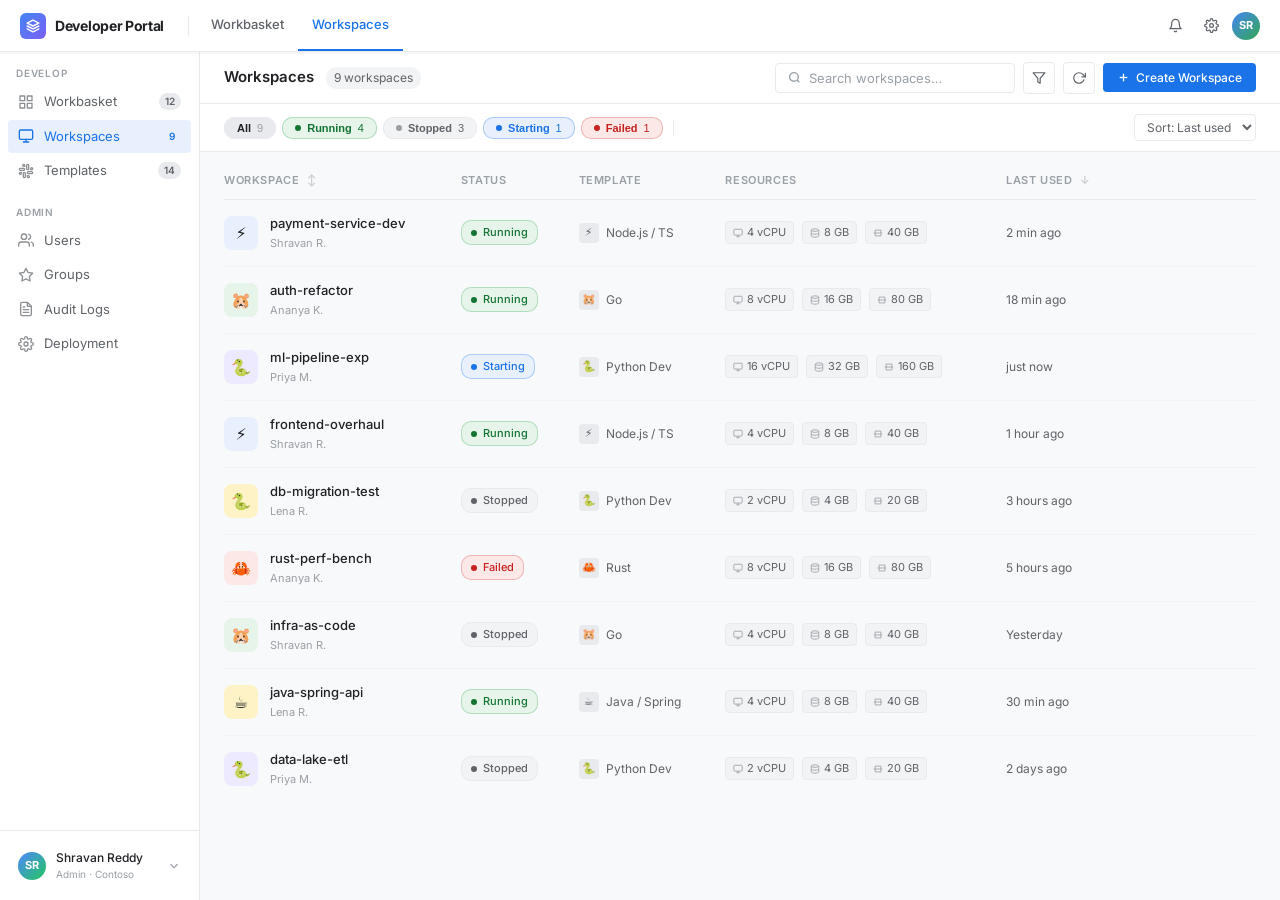
<file: workspaces.html>
<!DOCTYPE html>
<html lang="en">
<head>
  <meta charset="UTF-8" />
  <meta name="viewport" content="width=device-width, initial-scale=1.0" />
  <title>Developer Portal — Workspaces</title>
  <link rel="preconnect" href="https://fonts.googleapis.com" />
  <link rel="preconnect" href="https://fonts.gstatic.com" crossorigin />
  <link href="https://fonts.googleapis.com/css2?family=Google+Sans:wght@400;500;700&family=Google+Sans+Mono&family=Inter:wght@300;400;500;600&display=swap" rel="stylesheet" />
  <link rel="stylesheet" href="shared.css" />
  <style>
    *, *::before, *::after { box-sizing: border-box; margin: 0; padding: 0; }

    :root {
      --bg: #f8f9fa;
      --bg-2: #ffffff;
      --surface: #ffffff;
      --surface-2: #f1f3f4;
      --surface-3: #e8eaed;
      --border: #e8eaed;
      --border-subtle: #f1f3f4;
      --blue: #1a73e8;
      --blue-dim: #e8f0fe;
      --blue-glow: rgba(26,115,232,.1);
      --green: #137333;
      --green-chip: #34a853;
      --green-dim: #e6f4ea;
      --green-glow: rgba(52,168,83,.1);
      --red: #c5221f;
      --red-dim: #fce8e6;
      --red-glow: rgba(197,34,31,.08);
      --yellow: #b45309;
      --yellow-dim: #fef3c7;
      --purple: #7c3aed;
      --purple-dim: #ede9fe;
      --text-primary: #202124;
      --text-secondary: #5f6368;
      --text-tertiary: #9aa0a6;
      --text-blue: #1a73e8;
      --shadow: 0 1px 3px rgba(60,64,67,.12), 0 1px 2px rgba(60,64,67,.08);
      --shadow-md: 0 2px 6px rgba(60,64,67,.15), 0 1px 4px rgba(60,64,67,.1);
      --radius: 8px;
      --radius-sm: 4px;
      --radius-lg: 10px;
      --font: 'Inter', 'Google Sans', system-ui, sans-serif;
      --font-mono: 'JetBrains Mono', 'Courier New', monospace;
      --transition: .15s ease;
    }

    html, body { height: 100%; overflow: hidden; background: var(--bg); }

    body {
      font-family: var(--font);
      color: var(--text-primary);
      font-size: 13px;
      line-height: 1.5;
    }

    /* ── LAYOUT ── */
    .app { display: flex; height: calc(100vh - 52px); margin-top: 52px; }

    /* ── SIDEBAR ── */
    .sidebar {
      width: 200px;
      min-width: 200px;
      background: var(--bg-2);
      border-right: 1px solid var(--border);
      display: flex;
      flex-direction: column;
      overflow: hidden;
      flex-shrink: 0;
    }

    .sidebar-section { padding: 12px 8px 4px; }
    .sidebar-section:first-child { padding-top: 14px; }
    .sidebar-section-label {
      font-size: 10px; font-weight: 600; text-transform: uppercase;
      letter-spacing: .8px; color: var(--text-tertiary);
      padding: 0 8px; margin-bottom: 4px;
    }

    .nav-item {
      display: flex; align-items: center; gap: 10px;
      padding: 7px 10px; border-radius: var(--radius-sm);
      cursor: pointer; text-decoration: none;
      color: var(--text-secondary); font-size: 13px; font-weight: 400;
      transition: background var(--transition), color var(--transition);
      margin-bottom: 1px; position: relative;
    }
    .nav-item:hover { background: var(--surface); color: var(--text-primary); }
    .nav-item.active {
      background: var(--blue-dim); color: var(--blue);
    }
    .nav-item.active .nav-icon { color: var(--blue); }
    .nav-icon { width: 16px; height: 16px; flex-shrink: 0; opacity: .7; }
    .nav-item.active .nav-icon { opacity: 1; }
    .nav-item:hover .nav-icon { opacity: 1; }
    .nav-badge {
      margin-left: auto; background: var(--surface-3); color: var(--text-secondary);
      font-size: 10px; font-weight: 600; padding: 1px 6px; border-radius: 10px;
    }
    .nav-item.active .nav-badge { background: var(--blue-dim); color: var(--blue); }

    .sidebar-footer {
      margin-top: auto;
      border-top: 1px solid var(--border);
      padding: 10px 8px;
    }
    .user-row {
      display: flex; align-items: center; gap: 10px;
      padding: 8px 10px; border-radius: var(--radius-sm);
      cursor: pointer; transition: background var(--transition);
    }
    .user-row:hover { background: var(--surface); }
    .user-avatar {
      width: 28px; height: 28px; border-radius: 50%;
      background: linear-gradient(135deg, #4f88ff, #22c55e);
      display: flex; align-items: center; justify-content: center;
      font-size: 11px; font-weight: 700; color: #fff; flex-shrink: 0;
    }
    .user-info { flex: 1; min-width: 0; }
    .user-name { font-size: 12px; font-weight: 500; color: var(--text-primary); }
    .user-role { font-size: 10px; color: var(--text-tertiary); }
    .user-chevron { color: var(--text-tertiary); }

    /* ── MAIN ── */
    .main {
      flex: 1; min-width: 0;
      display: flex; flex-direction: column;
      overflow: hidden;
    }

    /* ── TOP BAR ── */
    .topbar {
      height: 52px;
      background: var(--bg-2);
      border-bottom: 1px solid var(--border);
      display: flex; align-items: center;
      padding: 0 24px; gap: 12px;
      flex-shrink: 0;
    }
    .topbar-title { font-size: 15px; font-weight: 600; color: var(--text-primary); }
    .topbar-count {
      font-size: 12px; color: var(--text-secondary);
      background: var(--surface-2); padding: 2px 8px; border-radius: 10px;
    }
    .topbar-right { margin-left: auto; display: flex; align-items: center; gap: 8px; }

    .search-bar {
      display: flex; align-items: center; gap: 8px;
      background: var(--surface); border: 1px solid var(--border);
      border-radius: var(--radius-sm); padding: 6px 12px;
      transition: border-color var(--transition);
      width: 240px;
    }
    .search-bar:focus-within { border-color: var(--blue); }
    .search-bar input {
      border: none; background: transparent; outline: none;
      font-family: var(--font); font-size: 13px; color: var(--text-primary);
      width: 100%;
    }
    .search-bar input::placeholder { color: var(--text-tertiary); }
    .search-icon { color: var(--text-tertiary); flex-shrink: 0; }

    .btn {
      display: inline-flex; align-items: center; gap: 6px;
      padding: 7px 14px; border-radius: var(--radius-sm);
      font-family: var(--font); font-size: 12px; font-weight: 500;
      cursor: pointer; border: none; transition: all var(--transition);
      white-space: nowrap;
    }
    .btn-primary { background: var(--blue); color: #fff; }
    .btn-primary:hover { background: #1557b0; box-shadow: 0 0 0 3px var(--blue-dim); }
    .btn-ghost {
      background: transparent; color: var(--text-secondary);
      border: 1px solid var(--border);
    }
    .btn-ghost:hover { background: var(--surface-2); color: var(--text-primary); }
    .btn-icon {
      width: 32px; height: 32px; border-radius: var(--radius-sm);
      border: 1px solid var(--border); background: transparent; cursor: pointer;
      display: flex; align-items: center; justify-content: center;
      color: var(--text-secondary); transition: all var(--transition);
    }
    .btn-icon:hover { background: var(--surface-2); color: var(--text-primary); }
    .btn-icon.active { background: var(--blue-dim); color: var(--blue); border-color: var(--blue-dim); }

    /* ── STATS ROW ── */
    .stats-row {
      display: flex; align-items: center; gap: 6px;
      padding: 10px 24px; border-bottom: 1px solid var(--border);
      background: var(--bg-2); flex-shrink: 0;
    }
    .stat-chip {
      display: inline-flex; align-items: center; gap: 6px;
      padding: 4px 12px; border-radius: 10px;
      font-size: 11px; font-weight: 500; cursor: pointer;
      border: 1px solid transparent; transition: all var(--transition);
    }
    .stat-chip.all   { background: var(--surface-2); color: var(--text-secondary); border-color: var(--border); }
    .stat-chip.all.selected   { background: var(--surface-3); color: var(--text-primary); border-color: var(--border); }
    .stat-chip.running { color: var(--green); background: var(--green-dim); border-color: rgba(52,168,83,.3); }
    .stat-chip.stopped { color: var(--text-secondary); background: var(--surface-2); border-color: var(--border); }
    .stat-chip.failed  { color: var(--red); background: var(--red-dim); border-color: rgba(197,34,31,.25); }
    .stat-chip.starting { color: var(--blue); background: var(--blue-dim); border-color: rgba(26,115,232,.3); }
    .stat-dot { width: 6px; height: 6px; border-radius: 50%; background: currentColor; }
    .stat-dot.pulse { animation: pulse 1.8s ease-in-out infinite; }
    @keyframes pulse { 0%,100% { opacity:1; } 50% { opacity:.35; } }
    .stat-chip-label { font-weight: 600; }
    .stat-sep { width: 1px; height: 16px; background: var(--border); margin: 0 4px; }
    .filter-right { margin-left: auto; display: flex; align-items: center; gap: 6px; }
    .sort-select {
      background: var(--surface); border: 1px solid var(--border);
      color: var(--text-secondary); font-family: var(--font); font-size: 12px;
      padding: 4px 8px; border-radius: var(--radius-sm); cursor: pointer; outline: none;
    }

    /* ── CONTENT ── */
    .content {
      flex: 1; overflow-y: auto; padding: 20px 24px;
    }
    .content::-webkit-scrollbar { width: 5px; }
    .content::-webkit-scrollbar-track { background: transparent; }
    .content::-webkit-scrollbar-thumb { background: var(--border); border-radius: 3px; }

    /* ── WORKSPACE TABLE ── */
    .ws-table {
      width: 100%; border-collapse: collapse;
    }
    .ws-table thead tr {
      border-bottom: 1px solid var(--border);
    }
    .ws-table th {
      text-align: left; padding: 0 12px 10px;
      font-size: 11px; font-weight: 600; text-transform: uppercase;
      letter-spacing: .6px; color: var(--text-tertiary);
      white-space: nowrap; cursor: pointer; user-select: none;
    }
    .ws-table th:hover { color: var(--text-secondary); }
    .ws-table th .sort-indicator { margin-left: 4px; opacity: .5; }
    .ws-table th:first-child { padding-left: 0; }
    .ws-table th:last-child  { text-align: right; }

    .ws-table tbody tr {
      border-bottom: 1px solid var(--border-subtle);
      transition: background var(--transition);
      cursor: pointer;
    }
    .ws-table tbody tr:hover { background: var(--surface); }
    .ws-table tbody tr:last-child { border-bottom: none; }

    .ws-table td {
      padding: 14px 12px; vertical-align: middle;
    }
    .ws-table td:first-child { padding-left: 0; }
    .ws-table td:last-child  { text-align: right; }

    /* Workspace name cell */
    .ws-name-cell { display: flex; align-items: center; gap: 12px; }
    .ws-icon {
      width: 34px; height: 34px; border-radius: var(--radius);
      display: flex; align-items: center; justify-content: center;
      font-size: 16px; flex-shrink: 0;
    }
    .ws-icon-blue   { background: var(--blue-dim); }
    .ws-icon-green  { background: var(--green-dim); }
    .ws-icon-purple { background: var(--purple-dim); }
    .ws-icon-yellow { background: var(--yellow-dim); }
    .ws-icon-red    { background: var(--red-dim); }

    .ws-name { font-size: 13px; font-weight: 500; color: var(--text-primary); margin-bottom: 2px; }
    .ws-owner { font-size: 11px; color: var(--text-tertiary); }

    /* Status */
    .ws-status {
      display: inline-flex; align-items: center; gap: 6px;
      padding: 3px 9px; border-radius: 10px;
      font-size: 11px; font-weight: 500; white-space: nowrap;
    }
    .ws-status.running  { background: var(--green-dim); color: var(--green); border: 1px solid rgba(52,168,83,.3); }
    .ws-status.stopped  { background: var(--surface-2); color: var(--text-secondary); border: 1px solid var(--border); }
    .ws-status.starting { background: var(--blue-dim); color: var(--blue); border: 1px solid rgba(26,115,232,.3); }
    .ws-status.failed   { background: var(--red-dim); color: var(--red); border: 1px solid rgba(197,34,31,.25); }
    .ws-status.deleting { background: var(--yellow-dim); color: var(--yellow); border: 1px solid rgba(180,83,9,.2); }
    .ws-status-dot { width: 6px; height: 6px; border-radius: 50%; background: currentColor; flex-shrink: 0; }
    .ws-status.running .ws-status-dot  { animation: pulse 1.8s ease-in-out infinite; }
    .ws-status.starting .ws-status-dot { animation: pulse 1s ease-in-out infinite; }

    /* Template cell */
    .ws-template {
      display: flex; align-items: center; gap: 7px;
      font-size: 12px; color: var(--text-secondary);
    }
    .template-icon {
      width: 20px; height: 20px; border-radius: var(--radius-sm);
      display: flex; align-items: center; justify-content: center;
      font-size: 11px; background: var(--surface-3); flex-shrink: 0;
    }

    /* Resources */
    .ws-resources {
      display: flex; align-items: center; gap: 8px; flex-wrap: nowrap;
    }
    .resource-chip {
      display: flex; align-items: center; gap: 4px;
      font-size: 11px; color: var(--text-secondary);
      background: var(--surface-2); border: 1px solid var(--border);
      padding: 2px 7px; border-radius: var(--radius-sm);
      white-space: nowrap;
    }
    .resource-chip svg { color: var(--text-tertiary); flex-shrink: 0; }

    /* Last used */
    .ws-time {
      font-size: 12px; color: var(--text-secondary);
      white-space: nowrap;
    }
    .ws-time-ago { color: var(--text-tertiary); font-size: 11px; }

    /* Quick actions */
    .ws-actions {
      display: flex; align-items: center; justify-content: flex-end; gap: 4px;
      opacity: 0; transition: opacity var(--transition);
    }
    .ws-table tbody tr:hover .ws-actions { opacity: 1; }
    .action-btn {
      width: 28px; height: 28px; border-radius: var(--radius-sm);
      display: inline-flex; align-items: center; justify-content: center;
      cursor: pointer; border: 1px solid var(--border);
      background: transparent; color: var(--text-secondary);
      transition: all var(--transition);
    }
    .action-btn:hover { background: var(--surface-2); color: var(--text-primary); border-color: var(--text-tertiary); }
    .action-btn.start:hover { border-color: var(--green); color: var(--green); background: var(--green-dim); }
    .action-btn.stop:hover  { border-color: var(--red); color: var(--red); background: var(--red-dim); }
    .action-btn.code:hover  { border-color: var(--blue); color: var(--blue); background: var(--blue-dim); }
    .action-btn-icon {
      width: 28px; height: 28px; border-radius: var(--radius-sm);
      border: 1px solid var(--border); background: transparent;
      cursor: pointer; display: flex; align-items: center; justify-content: center;
      color: var(--text-secondary); transition: all var(--transition);
    }
    .action-btn-icon:hover { background: var(--surface-2); color: var(--text-primary); }

    /* ── EMPTY STATE ── */
    .empty-state {
      display: flex; flex-direction: column; align-items: center; justify-content: center;
      padding: 80px 20px; text-align: center;
    }
    .empty-icon {
      width: 64px; height: 64px; border-radius: 16px;
      background: var(--surface-2); border: 1px solid var(--border);
      display: flex; align-items: center; justify-content: center;
      font-size: 28px; margin-bottom: 20px;
    }
    .empty-title { font-size: 16px; font-weight: 600; color: var(--text-primary); margin-bottom: 8px; }
    .empty-desc { font-size: 13px; color: var(--text-secondary); max-width: 360px; line-height: 1.6; margin-bottom: 20px; }

    /* ── CREATE WORKSPACE MODAL ── */
    .modal-overlay {
      display: none; position: fixed; inset: 0;
      background: rgba(60,64,67,.45); z-index: 200;
      align-items: center; justify-content: center;
      backdrop-filter: blur(3px);
    }
    .modal-overlay.active { display: flex; }
    .modal {
      background: var(--surface); border: 1px solid var(--border);
      border-radius: var(--radius-lg); width: 540px; max-width: 95vw;
      max-height: 90vh; overflow-y: auto;
      box-shadow: 0 8px 40px rgba(60,64,67,.2), 0 2px 10px rgba(60,64,67,.12);
    }
    .modal-header {
      padding: 20px 24px 16px;
      border-bottom: 1px solid var(--border);
      display: flex; align-items: center; justify-content: space-between;
    }
    .modal-title { font-size: 15px; font-weight: 600; color: var(--text-primary); }
    .modal-close {
      width: 28px; height: 28px; border-radius: var(--radius-sm);
      border: none; background: transparent; cursor: pointer;
      color: var(--text-secondary); display: flex; align-items: center; justify-content: center;
      transition: background var(--transition);
    }
    .modal-close:hover { background: var(--surface-2); color: var(--text-primary); }

    .modal-body { padding: 20px 24px; }
    .form-label {
      font-size: 11px; font-weight: 600; text-transform: uppercase;
      letter-spacing: .6px; color: var(--text-secondary); margin-bottom: 8px; display: block;
    }
    .form-group { margin-bottom: 18px; }
    .form-input {
      width: 100%; background: var(--bg-2); border: 1px solid var(--border);
      border-radius: var(--radius-sm); padding: 8px 12px;
      font-family: var(--font); font-size: 13px; color: var(--text-primary);
      outline: none; transition: border-color var(--transition);
    }
    .form-input:focus { border-color: var(--blue); }
    .form-input::placeholder { color: var(--text-tertiary); }

    .template-grid { display: grid; grid-template-columns: 1fr 1fr; gap: 8px; }
    .template-option {
      padding: 12px; border-radius: var(--radius); cursor: pointer;
      border: 1.5px solid var(--border); background: var(--bg-2);
      transition: all var(--transition); display: flex; align-items: center; gap: 10px;
    }
    .template-option:hover { border-color: var(--blue); background: var(--blue-dim); color: var(--blue); }
    .template-option.selected { border-color: var(--blue); background: var(--blue-dim); }
    .template-option-icon { font-size: 20px; flex-shrink: 0; }
    .template-option-name { font-size: 12px; font-weight: 500; color: var(--text-primary); }
    .template-option-desc { font-size: 11px; color: var(--text-secondary); }

    .modal-footer {
      padding: 16px 24px;
      border-top: 1px solid var(--border);
      display: flex; align-items: center; justify-content: flex-end; gap: 8px;
    }

    /* ── WS DETAIL DRAWER ── */
    .drawer-overlay {
      display: none; position: fixed; inset: 0; z-index: 150;
    }
    .drawer-overlay.active { display: block; }
    .drawer {
      position: fixed; top: 0; right: 0; bottom: 0; width: 440px;
      background: var(--bg-2); border-left: 1px solid var(--border);
      display: flex; flex-direction: column;
      transform: translateX(100%); transition: transform .25s ease;
      z-index: 160;
    }
    .drawer-overlay.active .drawer { transform: translateX(0); }
    .drawer-scrim {
      position: fixed; inset: 0; background: rgba(60,64,67,.35);
      backdrop-filter: blur(2px); z-index: 155;
      display: none;
    }
    .drawer-overlay.active .drawer-scrim { display: block; }

    .drawer-header {
      padding: 20px 20px 16px;
      border-bottom: 1px solid var(--border);
      display: flex; align-items: flex-start; gap: 12px;
    }
    .drawer-ws-icon {
      width: 40px; height: 40px; border-radius: var(--radius);
      display: flex; align-items: center; justify-content: center; font-size: 20px;
    }
    .drawer-ws-info { flex: 1; min-width: 0; }
    .drawer-ws-name { font-size: 16px; font-weight: 600; color: var(--text-primary); margin-bottom: 3px; }
    .drawer-ws-owner { font-size: 12px; color: var(--text-secondary); }
    .drawer-close {
      width: 28px; height: 28px; border-radius: var(--radius-sm);
      border: none; background: transparent; cursor: pointer;
      color: var(--text-secondary); display: flex; align-items: center; justify-content: center;
      transition: background var(--transition); flex-shrink: 0;
    }
    .drawer-close:hover { background: var(--surface-2); color: var(--text-primary); }

    .drawer-actions {
      padding: 14px 20px; display: flex; gap: 8px;
      border-bottom: 1px solid var(--border);
    }
    .drawer-body { flex: 1; overflow-y: auto; padding: 16px 20px; }
    .drawer-body::-webkit-scrollbar { width: 4px; }
    .drawer-body::-webkit-scrollbar-thumb { background: var(--border); border-radius: 2px; }

    .drawer-section { margin-bottom: 20px; }
    .drawer-section-title {
      font-size: 10px; font-weight: 600; text-transform: uppercase;
      letter-spacing: .7px; color: var(--text-tertiary); margin-bottom: 10px;
    }
    .info-row {
      display: flex; align-items: center; justify-content: space-between;
      padding: 6px 0; border-bottom: 1px solid var(--border-subtle);
      font-size: 12px;
    }
    .info-row:last-child { border-bottom: none; }
    .info-key { color: var(--text-secondary); }
    .info-val { font-weight: 500; color: var(--text-primary); font-family: var(--font-mono); font-size: 11px; }

    .app-list { display: flex; flex-direction: column; gap: 6px; }
    .app-item {
      display: flex; align-items: center; gap: 10px;
      padding: 8px 10px; border-radius: var(--radius);
      background: var(--surface); border: 1px solid var(--border);
      cursor: pointer; transition: all var(--transition);
    }
    .app-item:hover { border-color: var(--blue); background: var(--blue-dim); color: var(--blue); }
    .app-item-icon {
      width: 28px; height: 28px; border-radius: var(--radius-sm);
      background: var(--surface-3); display: flex; align-items: center; justify-content: center;
      font-size: 14px; flex-shrink: 0;
    }
    .app-item-name { font-size: 12px; font-weight: 500; color: var(--text-primary); flex: 1; }
    .app-item-open { color: var(--text-tertiary); }

    .resource-list { display: flex; flex-direction: column; gap: 8px; }
    .resource-item {
      display: flex; align-items: center; gap: 10px;
      padding: 10px 12px; border-radius: var(--radius);
      background: var(--surface); border: 1px solid var(--border);
    }
    .resource-item-icon {
      width: 32px; height: 32px; border-radius: var(--radius-sm);
      background: var(--surface-3); display: flex; align-items: center; justify-content: center;
      font-size: 14px; flex-shrink: 0;
    }
    .resource-item-info { flex: 1; }
    .resource-item-name { font-size: 12px; font-weight: 500; color: var(--text-primary); margin-bottom: 2px; }
    .resource-item-meta { font-size: 11px; color: var(--text-tertiary); font-family: var(--font-mono); }
    .resource-status { font-size: 11px; font-weight: 500; }
    .resource-status.ok   { color: var(--green); }
    .resource-status.warn { color: var(--yellow); }

    /* ── LOG TERMINAL ── */
    .log-wrap {
      background: var(--bg); border: 1px solid var(--border);
      border-radius: var(--radius); overflow: hidden;
    }
    .log-header {
      display: flex; align-items: center; gap: 8px;
      padding: 8px 12px; border-bottom: 1px solid var(--border);
      background: var(--surface);
    }
    .log-dot { width: 10px; height: 10px; border-radius: 50%; }
    .log-body {
      padding: 10px 12px; font-family: var(--font-mono); font-size: 11px;
      color: #8b92a8; line-height: 1.8; max-height: 160px; overflow-y: auto;
    }
    .log-body::-webkit-scrollbar { width: 3px; }
    .log-body::-webkit-scrollbar-thumb { background: var(--border); }
    .log-body .ok  { color: #22c55e; }
    .log-body .err { color: #f87171; }
    .log-body .dim { color: #555e7a; }
    .log-body .info { color: #4f88ff; }

    /* ── SCROLLBAR ── */
    * { scrollbar-width: thin; scrollbar-color: var(--border) transparent; }

    /* ── TOOLTIP ── */
    [title] { cursor: pointer; }
  </style>
</head>
<body>

<!-- SHARED TOP NAV -->
<nav class="topnav">
  <a class="topnav-logo" href="index.html">
    <div class="topnav-logo-mark">
      <svg width="14" height="14" viewBox="0 0 24 24" fill="none" stroke="#fff" stroke-width="2.5" stroke-linecap="round" stroke-linejoin="round"><path d="M12 2L2 7l10 5 10-5-10-5z"/><path d="M2 17l10 5 10-5"/><path d="M2 12l10 5 10-5"/></svg>
    </div>
    Developer Portal
  </a>
  <div class="topnav-divider"></div>
  <div class="topnav-nav">
    <a class="topnav-navlink" href="index.html">Workbasket</a>
    <a class="topnav-navlink active" href="workspaces.html">Workspaces</a>
  </div>
  <div class="topnav-right">
    <button class="topnav-btn-icon" title="Notifications">
      <svg width="15" height="15" viewBox="0 0 24 24" fill="none" stroke="currentColor" stroke-width="2" stroke-linecap="round" stroke-linejoin="round"><path d="M18 8A6 6 0 0 0 6 8c0 7-3 9-3 9h18s-3-2-3-9"/><path d="M13.73 21a2 2 0 0 1-3.46 0"/></svg>
    </button>
    <button class="topnav-btn-icon" title="Settings">
      <svg width="15" height="15" viewBox="0 0 24 24" fill="none" stroke="currentColor" stroke-width="2" stroke-linecap="round" stroke-linejoin="round"><circle cx="12" cy="12" r="3"/><path d="M19.4 15a1.65 1.65 0 0 0 .33 1.82l.06.06a2 2 0 1 1-2.83 2.83l-.06-.06a1.65 1.65 0 0 0-1.82-.33 1.65 1.65 0 0 0-1 1.51V21a2 2 0 0 1-4 0v-.09A1.65 1.65 0 0 0 9 19.4a1.65 1.65 0 0 0-1.82.33l-.06.06a2 2 0 1 1-2.83-2.83l.06-.06A1.65 1.65 0 0 0 4.68 15a1.65 1.65 0 0 0-1.51-1H3a2 2 0 0 1 0-4h.09A1.65 1.65 0 0 0 4.6 9a1.65 1.65 0 0 0-.33-1.82l-.06-.06a2 2 0 1 1 2.83-2.83l.06.06A1.65 1.65 0 0 0 9 4.68a1.65 1.65 0 0 0 1-1.51V3a2 2 0 0 1 4 0v.09a1.65 1.65 0 0 0 1 1.51 1.65 1.65 0 0 0 1.82-.33l.06-.06a2 2 0 1 1 2.83 2.83l-.06.06A1.65 1.65 0 0 0 19.4 9a1.65 1.65 0 0 0 1.51 1H21a2 2 0 0 1 0 4h-.09a1.65 1.65 0 0 0-1.51 1z"/></svg>
    </button>
    <div class="topnav-avatar" title="Shravan Reddy">SR</div>
  </div>
</nav>

<div class="app">

  <!-- ── SIDEBAR (secondary nav) ── -->
  <nav class="sidebar">
    <div class="sidebar-section">
      <div class="sidebar-section-label">Develop</div>

      <a class="nav-item" href="index.html">
        <svg class="nav-icon" viewBox="0 0 24 24" fill="none" stroke="currentColor" stroke-width="2" stroke-linecap="round" stroke-linejoin="round"><rect x="3" y="3" width="7" height="7"/><rect x="14" y="3" width="7" height="7"/><rect x="14" y="14" width="7" height="7"/><rect x="3" y="14" width="7" height="7"/></svg>
        Workbasket
        <span class="nav-badge">12</span>
      </a>

      <a class="nav-item active" href="workspaces.html">
        <svg class="nav-icon" viewBox="0 0 24 24" fill="none" stroke="currentColor" stroke-width="2" stroke-linecap="round" stroke-linejoin="round"><rect x="2" y="3" width="20" height="14" rx="2"/><path d="M8 21h8M12 17v4"/></svg>
        Workspaces
        <span class="nav-badge">9</span>
      </a>

      <a class="nav-item" href="#">
        <svg class="nav-icon" viewBox="0 0 24 24" fill="none" stroke="currentColor" stroke-width="2" stroke-linecap="round" stroke-linejoin="round"><path d="M14.5 10c-.83 0-1.5-.67-1.5-1.5v-5c0-.83.67-1.5 1.5-1.5s1.5.67 1.5 1.5v5c0 .83-.67 1.5-1.5 1.5z"/><path d="M20.5 10H19V8.5c0-.83.67-1.5 1.5-1.5s1.5.67 1.5 1.5-.67 1.5-1.5 1.5z"/><path d="M9.5 14c.83 0 1.5.67 1.5 1.5v5c0 .83-.67 1.5-1.5 1.5S8 21.33 8 20.5v-5c0-.83.67-1.5 1.5-1.5z"/><path d="M3.5 14H5v1.5c0 .83-.67 1.5-1.5 1.5S2 16.33 2 15.5 2.67 14 3.5 14z"/><path d="M14 14.5c0-.83.67-1.5 1.5-1.5h5c.83 0 1.5.67 1.5 1.5s-.67 1.5-1.5 1.5h-5c-.83 0-1.5-.67-1.5-1.5z"/><path d="M15.5 19H14v1.5c0 .83.67 1.5 1.5 1.5s1.5-.67 1.5-1.5-.67-1.5-1.5-1.5z"/><path d="M10 9.5C10 8.67 9.33 8 8.5 8h-5C2.67 8 2 8.67 2 9.5S2.67 11 3.5 11h5c.83 0 1.5-.67 1.5-1.5z"/><path d="M8.5 5H10V3.5C10 2.67 9.33 2 8.5 2S7 2.67 7 3.5 7.67 5 8.5 5z"/></svg>
        Templates
        <span class="nav-badge">14</span>
      </a>
    </div>

    <div class="sidebar-section">
      <div class="sidebar-section-label">Admin</div>

      <a class="nav-item" href="#">
        <svg class="nav-icon" viewBox="0 0 24 24" fill="none" stroke="currentColor" stroke-width="2" stroke-linecap="round" stroke-linejoin="round"><path d="M17 21v-2a4 4 0 0 0-4-4H5a4 4 0 0 0-4 4v2"/><circle cx="9" cy="7" r="4"/><path d="M23 21v-2a4 4 0 0 0-3-3.87"/><path d="M16 3.13a4 4 0 0 1 0 7.75"/></svg>
        Users
      </a>

      <a class="nav-item" href="#">
        <svg class="nav-icon" viewBox="0 0 24 24" fill="none" stroke="currentColor" stroke-width="2" stroke-linecap="round" stroke-linejoin="round"><polygon points="12 2 15.09 8.26 22 9.27 17 14.14 18.18 21.02 12 17.77 5.82 21.02 7 14.14 2 9.27 8.91 8.26 12 2"/></svg>
        Groups
      </a>

      <a class="nav-item" href="#">
        <svg class="nav-icon" viewBox="0 0 24 24" fill="none" stroke="currentColor" stroke-width="2" stroke-linecap="round" stroke-linejoin="round"><path d="M14 2H6a2 2 0 0 0-2 2v16a2 2 0 0 0 2 2h12a2 2 0 0 0 2-2V8z"/><polyline points="14 2 14 8 20 8"/><line x1="16" y1="13" x2="8" y2="13"/><line x1="16" y1="17" x2="8" y2="17"/><polyline points="10 9 9 9 8 9"/></svg>
        Audit Logs
      </a>

      <a class="nav-item" href="#">
        <svg class="nav-icon" viewBox="0 0 24 24" fill="none" stroke="currentColor" stroke-width="2" stroke-linecap="round" stroke-linejoin="round"><circle cx="12" cy="12" r="3"/><path d="M19.4 15a1.65 1.65 0 0 0 .33 1.82l.06.06a2 2 0 1 1-2.83 2.83l-.06-.06a1.65 1.65 0 0 0-1.82-.33 1.65 1.65 0 0 0-1 1.51V21a2 2 0 0 1-4 0v-.09A1.65 1.65 0 0 0 9 19.4a1.65 1.65 0 0 0-1.82.33l-.06.06a2 2 0 1 1-2.83-2.83l.06-.06A1.65 1.65 0 0 0 4.68 15a1.65 1.65 0 0 0-1.51-1H3a2 2 0 0 1 0-4h.09A1.65 1.65 0 0 0 4.6 9a1.65 1.65 0 0 0-.33-1.82l-.06-.06a2 2 0 1 1 2.83-2.83l.06.06A1.65 1.65 0 0 0 9 4.68a1.65 1.65 0 0 0 1-1.51V3a2 2 0 0 1 4 0v.09a1.65 1.65 0 0 0 1 1.51 1.65 1.65 0 0 0 1.82-.33l.06-.06a2 2 0 1 1 2.83 2.83l-.06.06A1.65 1.65 0 0 0 19.4 9a1.65 1.65 0 0 0 1.51 1H21a2 2 0 0 1 0 4h-.09a1.65 1.65 0 0 0-1.51 1z"/></svg>
        Deployment
      </a>
    </div>

    <div class="sidebar-footer">
      <div class="user-row">
        <div class="user-avatar">SR</div>
        <div class="user-info">
          <div class="user-name">Shravan Reddy</div>
          <div class="user-role">Admin · Contoso</div>
        </div>
        <svg class="user-chevron" width="14" height="14" viewBox="0 0 24 24" fill="none" stroke="currentColor" stroke-width="2"><polyline points="6 9 12 15 18 9"/></svg>
      </div>
    </div>
  </nav>

  <!-- ── MAIN ── -->
  <div class="main">

    <!-- TOP BAR -->
    <div class="topbar">
      <span class="topbar-title">Workspaces</span>
      <span class="topbar-count" id="wsCount">9 workspaces</span>
      <div class="topbar-right">
        <div class="search-bar">
          <svg class="search-icon" width="13" height="13" viewBox="0 0 24 24" fill="none" stroke="currentColor" stroke-width="2.5"><circle cx="11" cy="11" r="8"/><line x1="21" y1="21" x2="16.65" y2="16.65"/></svg>
          <input type="text" placeholder="Search workspaces…" id="wsSearch" oninput="filterWorkspaces()" />
        </div>
        <button class="btn-icon" title="Filter" id="filterBtn" onclick="this.classList.toggle('active')">
          <svg width="14" height="14" viewBox="0 0 24 24" fill="none" stroke="currentColor" stroke-width="2" stroke-linecap="round" stroke-linejoin="round"><polygon points="22 3 2 3 10 12.46 10 19 14 21 14 12.46 22 3"/></svg>
        </button>
        <button class="btn-icon" title="Refresh" onclick="refreshWorkspaces()">
          <svg width="14" height="14" viewBox="0 0 24 24" fill="none" stroke="currentColor" stroke-width="2" stroke-linecap="round" stroke-linejoin="round"><polyline points="23 4 23 10 17 10"/><path d="M20.49 15a9 9 0 1 1-2.12-9.36L23 10"/></svg>
        </button>
        <button class="btn btn-primary" onclick="showCreateModal()">
          <svg width="13" height="13" viewBox="0 0 24 24" fill="none" stroke="currentColor" stroke-width="2.5"><line x1="12" y1="5" x2="12" y2="19"/><line x1="5" y1="12" x2="19" y2="12"/></svg>
          Create Workspace
        </button>
      </div>
    </div>

    <!-- STATS / FILTER ROW -->
    <div class="stats-row">
      <button class="stat-chip all selected" onclick="filterByStatus('all', this)">
        <span class="stat-chip-label">All</span>
        <span style="color:var(--text-tertiary);font-size:11px">9</span>
      </button>
      <button class="stat-chip running" onclick="filterByStatus('running', this)">
        <span class="stat-dot pulse"></span>
        <span class="stat-chip-label">Running</span>
        <span style="font-size:11px">4</span>
      </button>
      <button class="stat-chip stopped" onclick="filterByStatus('stopped', this)">
        <span class="stat-dot" style="background:var(--text-tertiary)"></span>
        <span class="stat-chip-label">Stopped</span>
        <span style="font-size:11px">3</span>
      </button>
      <button class="stat-chip starting" onclick="filterByStatus('starting', this)">
        <span class="stat-dot pulse"></span>
        <span class="stat-chip-label">Starting</span>
        <span style="font-size:11px">1</span>
      </button>
      <button class="stat-chip failed" onclick="filterByStatus('failed', this)">
        <span class="stat-dot"></span>
        <span class="stat-chip-label">Failed</span>
        <span style="font-size:11px">1</span>
      </button>
      <div class="stat-sep"></div>
      <div class="filter-right">
        <select class="sort-select" onchange="sortWorkspaces(this.value)">
          <option value="last_used">Sort: Last used</option>
          <option value="name">Sort: Name</option>
          <option value="status">Sort: Status</option>
          <option value="owner">Sort: Owner</option>
        </select>
      </div>
    </div>

    <!-- CONTENT -->
    <div class="content">
      <table class="ws-table">
        <thead>
          <tr>
            <th>Workspace <span class="sort-indicator">↕</span></th>
            <th>Status</th>
            <th>Template</th>
            <th>Resources</th>
            <th>Last used <span class="sort-indicator">↓</span></th>
            <th></th>
          </tr>
        </thead>
        <tbody id="wsTableBody">
          <!-- Rows injected by JS -->
        </tbody>
      </table>
    </div>

  </div>
</div>

<!-- ── CREATE WORKSPACE MODAL ── -->
<div class="modal-overlay" id="createModal">
  <div class="modal">
    <div class="modal-header">
      <span class="modal-title">Create workspace</span>
      <button class="modal-close" onclick="hideCreateModal()">
        <svg width="14" height="14" viewBox="0 0 24 24" fill="none" stroke="currentColor" stroke-width="2.5"><line x1="18" y1="6" x2="6" y2="18"/><line x1="6" y1="6" x2="18" y2="18"/></svg>
      </button>
    </div>
    <div class="modal-body">
      <div class="form-group">
        <label class="form-label">Workspace name</label>
        <input class="form-input" type="text" placeholder="e.g. payment-fix-dev" id="newWsName" />
      </div>
      <div class="form-group">
        <label class="form-label">Choose a template</label>
        <div class="template-grid" id="templateGrid">
          <div class="template-option selected" onclick="selectTemplate(this)">
            <span class="template-option-icon">🐍</span>
            <div>
              <div class="template-option-name">Python Dev</div>
              <div class="template-option-desc">Python 3.11 + Poetry</div>
            </div>
          </div>
          <div class="template-option" onclick="selectTemplate(this)">
            <span class="template-option-icon">⚡</span>
            <div>
              <div class="template-option-name">Node.js / TS</div>
              <div class="template-option-desc">Node 20 + pnpm</div>
            </div>
          </div>
          <div class="template-option" onclick="selectTemplate(this)">
            <span class="template-option-icon">🦀</span>
            <div>
              <div class="template-option-name">Rust</div>
              <div class="template-option-desc">Rust stable + cargo</div>
            </div>
          </div>
          <div class="template-option" onclick="selectTemplate(this)">
            <span class="template-option-icon">☕</span>
            <div>
              <div class="template-option-name">Java / Spring</div>
              <div class="template-option-desc">JDK 21 + Maven</div>
            </div>
          </div>
          <div class="template-option" onclick="selectTemplate(this)">
            <span class="template-option-icon">🐹</span>
            <div>
              <div class="template-option-name">Go</div>
              <div class="template-option-desc">Go 1.22 + modules</div>
            </div>
          </div>
          <div class="template-option" onclick="selectTemplate(this)">
            <span class="template-option-icon">💎</span>
            <div>
              <div class="template-option-name">Ruby on Rails</div>
              <div class="template-option-desc">Ruby 3.3 + Bundler</div>
            </div>
          </div>
        </div>
      </div>
      <div class="form-group">
        <label class="form-label">Region</label>
        <select class="form-input">
          <option>🇺🇸 US East (Virginia)</option>
          <option>🇩🇪 EU West (Frankfurt)</option>
          <option>🇸🇬 Asia Pacific (Singapore)</option>
          <option>🇬🇧 EU West (London)</option>
        </select>
      </div>
      <div class="form-group" style="margin-bottom:0">
        <label class="form-label">Instance size</label>
        <select class="form-input">
          <option>Small — 2 vCPU · 4 GB RAM · 20 GB disk</option>
          <option selected>Medium — 4 vCPU · 8 GB RAM · 40 GB disk</option>
          <option>Large — 8 vCPU · 16 GB RAM · 80 GB disk</option>
          <option>XL — 16 vCPU · 32 GB RAM · 160 GB disk</option>
        </select>
      </div>
    </div>
    <div class="modal-footer">
      <button class="btn btn-ghost" onclick="hideCreateModal()">Cancel</button>
      <button class="btn btn-primary" onclick="createWorkspace()">
        <svg width="13" height="13" viewBox="0 0 24 24" fill="none" stroke="currentColor" stroke-width="2.5"><polyline points="9 11 12 14 22 4"/><path d="M21 12v7a2 2 0 0 1-2 2H5a2 2 0 0 1-2-2V5a2 2 0 0 1 2-2h11"/></svg>
        Create workspace
      </button>
    </div>
  </div>
</div>

<!-- ── WORKSPACE DRAWER ── -->
<div class="drawer-overlay" id="wsDrawer">
  <div class="drawer-scrim" onclick="closeDrawer()"></div>
  <div class="drawer">
    <div class="drawer-header">
      <div class="drawer-ws-icon" id="drawerIcon"></div>
      <div class="drawer-ws-info">
        <div class="drawer-ws-name" id="drawerName"></div>
        <div class="drawer-ws-owner" id="drawerOwner"></div>
      </div>
      <button class="drawer-close" onclick="closeDrawer()">
        <svg width="14" height="14" viewBox="0 0 24 24" fill="none" stroke="currentColor" stroke-width="2.5"><line x1="18" y1="6" x2="6" y2="18"/><line x1="6" y1="6" x2="18" y2="18"/></svg>
      </button>
    </div>
    <div class="drawer-actions">
      <button class="btn btn-primary" id="drawerMainAction" onclick="drawerAction()">
        <svg width="13" height="13" viewBox="0 0 24 24" fill="none" stroke="currentColor" stroke-width="2"><polygon points="5 3 19 12 5 21 5 3"/></svg>
        Start
      </button>
      <button class="btn btn-ghost" onclick="openVSCode()">
        <svg width="13" height="13" viewBox="0 0 24 24" fill="none" stroke="currentColor" stroke-width="2"><polyline points="16 18 22 12 16 6"/><polyline points="8 6 2 12 8 18"/></svg>
        VS Code
      </button>
      <button class="btn btn-ghost" onclick="openTerminal()">
        <svg width="13" height="13" viewBox="0 0 24 24" fill="none" stroke="currentColor" stroke-width="2"><polyline points="4 17 10 11 4 5"/><line x1="12" y1="19" x2="20" y2="19"/></svg>
        Terminal
      </button>
    </div>
    <div class="drawer-body">
      <div class="drawer-section">
        <div class="drawer-section-title">Info</div>
        <div class="info-row"><span class="info-key">Workspace ID</span><span class="info-val" id="drawerWsId"></span></div>
        <div class="info-row"><span class="info-key">Template</span><span class="info-val" id="drawerTemplate"></span></div>
        <div class="info-row"><span class="info-key">Region</span><span class="info-val" id="drawerRegion"></span></div>
        <div class="info-row"><span class="info-key">Instance</span><span class="info-val" id="drawerInstance"></span></div>
        <div class="info-row"><span class="info-key">IP Address</span><span class="info-val" id="drawerIP"></span></div>
        <div class="info-row"><span class="info-key">Created</span><span class="info-val" id="drawerCreated"></span></div>
        <div class="info-row"><span class="info-key">Last built</span><span class="info-val" id="drawerBuilt"></span></div>
      </div>

      <div class="drawer-section">
        <div class="drawer-section-title">Apps</div>
        <div class="app-list">
          <div class="app-item">
            <div class="app-item-icon">💻</div>
            <span class="app-item-name">VS Code (Web)</span>
            <svg class="app-item-open" width="12" height="12" viewBox="0 0 24 24" fill="none" stroke="currentColor" stroke-width="2"><path d="M18 13v6a2 2 0 0 1-2 2H5a2 2 0 0 1-2-2V8a2 2 0 0 1 2-2h6"/><polyline points="15 3 21 3 21 9"/><line x1="10" y1="14" x2="21" y2="3"/></svg>
          </div>
          <div class="app-item">
            <div class="app-item-icon">🖥️</div>
            <span class="app-item-name">Terminal</span>
            <svg class="app-item-open" width="12" height="12" viewBox="0 0 24 24" fill="none" stroke="currentColor" stroke-width="2"><path d="M18 13v6a2 2 0 0 1-2 2H5a2 2 0 0 1-2-2V8a2 2 0 0 1 2-2h6"/><polyline points="15 3 21 3 21 9"/><line x1="10" y1="14" x2="21" y2="3"/></svg>
          </div>
          <div class="app-item">
            <div class="app-item-icon">🌐</div>
            <span class="app-item-name">Port 3000 (Dev Server)</span>
            <svg class="app-item-open" width="12" height="12" viewBox="0 0 24 24" fill="none" stroke="currentColor" stroke-width="2"><path d="M18 13v6a2 2 0 0 1-2 2H5a2 2 0 0 1-2-2V8a2 2 0 0 1 2-2h6"/><polyline points="15 3 21 3 21 9"/><line x1="10" y1="14" x2="21" y2="3"/></svg>
          </div>
        </div>
      </div>

      <div class="drawer-section">
        <div class="drawer-section-title">Resources</div>
        <div class="resource-list">
          <div class="resource-item">
            <div class="resource-item-icon">🖥️</div>
            <div class="resource-item-info">
              <div class="resource-item-name">main (docker_container)</div>
              <div class="resource-item-meta" id="drawerCPU">4 vCPU · 8 GB RAM</div>
            </div>
            <span class="resource-status ok">● healthy</span>
          </div>
          <div class="resource-item">
            <div class="resource-item-icon">💾</div>
            <div class="resource-item-info">
              <div class="resource-item-name">home (docker_volume)</div>
              <div class="resource-item-meta">40 GB · ext4</div>
            </div>
            <span class="resource-status ok">● mounted</span>
          </div>
        </div>
      </div>

      <div class="drawer-section">
        <div class="drawer-section-title">Build log</div>
        <div class="log-wrap">
          <div class="log-header">
            <div class="log-dot" style="background:#f87171;width:8px;height:8px;border-radius:50%"></div>
            <div class="log-dot" style="background:#fbbf24;width:8px;height:8px;border-radius:50%"></div>
            <div class="log-dot" style="background:#22c55e;width:8px;height:8px;border-radius:50%"></div>
            <span style="margin-left:8px;font-size:11px;color:var(--text-tertiary)">build · latest</span>
          </div>
          <div class="log-body">
            <div class="dim">2026-04-09 08:41:02 UTC</div>
            <div class="info">→ Pulling image ghcr.io/contoso/dev-base:latest</div>
            <div class="ok">✓ Image pulled (1.2 GB)</div>
            <div class="info">→ Mounting home volume /home/coder</div>
            <div class="ok">✓ Volume mounted</div>
            <div class="info">→ Running init scripts…</div>
            <div class="ok">✓ dotfiles applied</div>
            <div class="ok">✓ VS Code server started on :13337</div>
            <div class="ok" style="color:#4f88ff">✓ Workspace ready</div>
          </div>
        </div>
      </div>
    </div>
  </div>
</div>

<script>
/* ── DATA ── */
const workspaces = [
  {
    id: 'ws-a1f3', name: 'payment-service-dev', owner: 'Shravan R.', ownerInitials: 'SR',
    status: 'running', template: 'Node.js / TS', templateIcon: '⚡',
    cpu: '4 vCPU', ram: '8 GB', disk: '40 GB',
    lastUsed: '2 min ago', created: '2026-03-14', built: '2026-04-09 08:41',
    region: 'US East (Virginia)', instance: 'medium · 4 vCPU · 8 GB',
    ip: '10.0.0.41', icon: '⚡', iconColor: 'ws-icon-blue',
  },
  {
    id: 'ws-b2d7', name: 'auth-refactor', owner: 'Ananya K.', ownerInitials: 'AK',
    status: 'running', template: 'Go', templateIcon: '🐹',
    cpu: '8 vCPU', ram: '16 GB', disk: '80 GB',
    lastUsed: '18 min ago', created: '2026-03-20', built: '2026-04-09 07:05',
    region: 'EU West (Frankfurt)', instance: 'large · 8 vCPU · 16 GB',
    ip: '10.0.1.22', icon: '🐹', iconColor: 'ws-icon-green',
  },
  {
    id: 'ws-c9e2', name: 'ml-pipeline-exp', owner: 'Priya M.', ownerInitials: 'PM',
    status: 'starting', template: 'Python Dev', templateIcon: '🐍',
    cpu: '16 vCPU', ram: '32 GB', disk: '160 GB',
    lastUsed: 'just now', created: '2026-04-08', built: '2026-04-09 09:00',
    region: 'Asia Pacific (Singapore)', instance: 'xl · 16 vCPU · 32 GB',
    ip: 'Pending…', icon: '🐍', iconColor: 'ws-icon-purple',
  },
  {
    id: 'ws-d4k8', name: 'frontend-overhaul', owner: 'Shravan R.', ownerInitials: 'SR',
    status: 'running', template: 'Node.js / TS', templateIcon: '⚡',
    cpu: '4 vCPU', ram: '8 GB', disk: '40 GB',
    lastUsed: '1 hour ago', created: '2026-03-01', built: '2026-04-08 14:30',
    region: 'US East (Virginia)', instance: 'medium · 4 vCPU · 8 GB',
    ip: '10.0.0.57', icon: '⚡', iconColor: 'ws-icon-blue',
  },
  {
    id: 'ws-e5m3', name: 'db-migration-test', owner: 'Lena R.', ownerInitials: 'LR',
    status: 'stopped', template: 'Python Dev', templateIcon: '🐍',
    cpu: '2 vCPU', ram: '4 GB', disk: '20 GB',
    lastUsed: '3 hours ago', created: '2026-03-25', built: '2026-04-08 11:00',
    region: 'EU West (Frankfurt)', instance: 'small · 2 vCPU · 4 GB',
    ip: '—', icon: '🐍', iconColor: 'ws-icon-yellow',
  },
  {
    id: 'ws-f7n1', name: 'rust-perf-bench', owner: 'Ananya K.', ownerInitials: 'AK',
    status: 'failed', template: 'Rust', templateIcon: '🦀',
    cpu: '8 vCPU', ram: '16 GB', disk: '80 GB',
    lastUsed: '5 hours ago', created: '2026-04-05', built: '2026-04-09 06:45',
    region: 'US East (Virginia)', instance: 'large · 8 vCPU · 16 GB',
    ip: '—', icon: '🦀', iconColor: 'ws-icon-red',
  },
  {
    id: 'ws-g3p9', name: 'infra-as-code', owner: 'Shravan R.', ownerInitials: 'SR',
    status: 'stopped', template: 'Go', templateIcon: '🐹',
    cpu: '4 vCPU', ram: '8 GB', disk: '40 GB',
    lastUsed: 'Yesterday', created: '2026-03-10', built: '2026-04-08 09:00',
    region: 'US East (Virginia)', instance: 'medium · 4 vCPU · 8 GB',
    ip: '—', icon: '🐹', iconColor: 'ws-icon-green',
  },
  {
    id: 'ws-h8q2', name: 'java-spring-api', owner: 'Lena R.', ownerInitials: 'LR',
    status: 'running', template: 'Java / Spring', templateIcon: '☕',
    cpu: '4 vCPU', ram: '8 GB', disk: '40 GB',
    lastUsed: '30 min ago', created: '2026-02-20', built: '2026-04-09 08:00',
    region: 'EU West (Frankfurt)', instance: 'medium · 4 vCPU · 8 GB',
    ip: '10.0.1.89', icon: '☕', iconColor: 'ws-icon-yellow',
  },
  {
    id: 'ws-i2r6', name: 'data-lake-etl', owner: 'Priya M.', ownerInitials: 'PM',
    status: 'stopped', template: 'Python Dev', templateIcon: '🐍',
    cpu: '2 vCPU', ram: '4 GB', disk: '20 GB',
    lastUsed: '2 days ago', created: '2026-03-30', built: '2026-04-07 16:00',
    region: 'Asia Pacific (Singapore)', instance: 'small · 2 vCPU · 4 GB',
    ip: '—', icon: '🐍', iconColor: 'ws-icon-purple',
  },
];

let activeFilter = 'all';
let searchQuery  = '';

function statusLabel(s) {
  return s.charAt(0).toUpperCase() + s.slice(1);
}

function renderTable() {
  let rows = workspaces;
  if (activeFilter !== 'all') rows = rows.filter(w => w.status === activeFilter);
  if (searchQuery) rows = rows.filter(w =>
    w.name.toLowerCase().includes(searchQuery) ||
    w.owner.toLowerCase().includes(searchQuery) ||
    w.template.toLowerCase().includes(searchQuery)
  );

  document.getElementById('wsCount').textContent = rows.length + ' workspace' + (rows.length !== 1 ? 's' : '');

  const running = (s) => s === 'running';

  document.getElementById('wsTableBody').innerHTML = rows.map((ws, i) => `
    <tr onclick="openDrawer(${workspaces.indexOf(ws)})">
      <td>
        <div class="ws-name-cell">
          <div class="ws-icon ${ws.iconColor}">${ws.icon}</div>
          <div>
            <div class="ws-name">${ws.name}</div>
            <div class="ws-owner">${ws.owner}</div>
          </div>
        </div>
      </td>
      <td>
        <span class="ws-status ${ws.status}">
          <span class="ws-status-dot"></span>
          ${statusLabel(ws.status)}
        </span>
      </td>
      <td>
        <div class="ws-template">
          <span class="template-icon">${ws.templateIcon}</span>
          ${ws.template}
        </div>
      </td>
      <td>
        <div class="ws-resources">
          <span class="resource-chip">
            <svg width="10" height="10" viewBox="0 0 24 24" fill="none" stroke="currentColor" stroke-width="2"><rect x="2" y="3" width="20" height="14" rx="2"/><path d="M8 21h8M12 17v4"/></svg>
            ${ws.cpu}
          </span>
          <span class="resource-chip">
            <svg width="10" height="10" viewBox="0 0 24 24" fill="none" stroke="currentColor" stroke-width="2"><ellipse cx="12" cy="5" rx="9" ry="3"/><path d="M21 12c0 1.66-4 3-9 3s-9-1.34-9-3"/><path d="M3 5v14c0 1.66 4 3 9 3s9-1.34 9-3V5"/></svg>
            ${ws.ram}
          </span>
          <span class="resource-chip">
            <svg width="10" height="10" viewBox="0 0 24 24" fill="none" stroke="currentColor" stroke-width="2"><path d="M22 12H2"/><path d="M5 12V5h14v7"/><path d="M5 12v7h14v-7"/></svg>
            ${ws.disk}
          </span>
        </div>
      </td>
      <td>
        <div class="ws-time">${ws.lastUsed}</div>
      </td>
      <td onclick="event.stopPropagation()">
        <div class="ws-actions">
          ${ws.status === 'running' || ws.status === 'starting' ? `
            <button class="action-btn code" title="Open VS Code" onclick="openVSCode()">
              <svg width="12" height="12" viewBox="0 0 24 24" fill="none" stroke="currentColor" stroke-width="2"><polyline points="16 18 22 12 16 6"/><polyline points="8 6 2 12 8 18"/></svg>
            </button>
            <button class="action-btn stop" title="Stop workspace" onclick="toggleWs(${workspaces.indexOf(ws)}, event)">
              <svg width="12" height="12" viewBox="0 0 24 24" fill="currentColor"><rect x="6" y="6" width="12" height="12" rx="1"/></svg>
            </button>
          ` : `
            <button class="action-btn start" title="Start workspace" onclick="toggleWs(${workspaces.indexOf(ws)}, event)">
              <svg width="12" height="12" viewBox="0 0 24 24" fill="currentColor"><polygon points="5 3 19 12 5 21 5 3"/></svg>
            </button>
          `}
          <button class="action-btn-icon" title="More options" onclick="event.stopPropagation()">
            <svg width="12" height="12" viewBox="0 0 24 24" fill="currentColor"><circle cx="12" cy="5" r="1.5"/><circle cx="12" cy="12" r="1.5"/><circle cx="12" cy="19" r="1.5"/></svg>
          </button>
        </div>
      </td>
    </tr>
  `).join('');
}

function filterWorkspaces() {
  searchQuery = document.getElementById('wsSearch').value.toLowerCase();
  renderTable();
}

function filterByStatus(status, btn) {
  activeFilter = status;
  document.querySelectorAll('.stat-chip').forEach(c => c.classList.remove('selected'));
  btn.classList.add('selected');
  renderTable();
}

function sortWorkspaces(val) {
  if (val === 'name')    workspaces.sort((a,b) => a.name.localeCompare(b.name));
  if (val === 'status')  workspaces.sort((a,b) => a.status.localeCompare(b.status));
  if (val === 'owner')   workspaces.sort((a,b) => a.owner.localeCompare(b.owner));
  if (val === 'last_used') { /* default order */ }
  renderTable();
}

function toggleWs(idx, event) {
  event.stopPropagation();
  const ws = workspaces[idx];
  if (ws.status === 'running') {
    ws.status = 'stopped'; ws.ip = '—';
  } else if (ws.status === 'stopped' || ws.status === 'failed') {
    ws.status = 'starting'; ws.lastUsed = 'just now';
    setTimeout(() => { ws.status = 'running'; ws.ip = '10.0.0.' + Math.floor(Math.random()*200+10); renderTable(); }, 2000);
  }
  renderTable();
}

function refreshWorkspaces() {
  const btn = document.querySelector('[title="Refresh"]');
  btn.style.animation = 'spin .6s linear';
  setTimeout(() => { btn.style.animation = ''; renderTable(); }, 700);
}

/* ── DRAWER ── */
let activeWsIdx = null;

function openDrawer(idx) {
  activeWsIdx = idx;
  const ws = workspaces[idx];
  document.getElementById('drawerIcon').className = 'drawer-ws-icon ws-icon ' + ws.iconColor;
  document.getElementById('drawerIcon').textContent = ws.icon;
  document.getElementById('drawerName').textContent = ws.name;
  document.getElementById('drawerOwner').textContent = ws.owner + ' · ' + ws.status.charAt(0).toUpperCase() + ws.status.slice(1);
  document.getElementById('drawerWsId').textContent = ws.id;
  document.getElementById('drawerTemplate').textContent = ws.templateIcon + ' ' + ws.template;
  document.getElementById('drawerRegion').textContent = ws.region;
  document.getElementById('drawerInstance').textContent = ws.instance;
  document.getElementById('drawerIP').textContent = ws.ip;
  document.getElementById('drawerCreated').textContent = ws.created;
  document.getElementById('drawerBuilt').textContent = ws.built;
  document.getElementById('drawerCPU').textContent = ws.cpu + ' · ' + ws.ram + ' RAM';

  const mainAction = document.getElementById('drawerMainAction');
  if (ws.status === 'running' || ws.status === 'starting') {
    mainAction.innerHTML = `<svg width="13" height="13" viewBox="0 0 24 24" fill="currentColor"><rect x="6" y="6" width="12" height="12" rx="1"/></svg> Stop`;
    mainAction.style.background = 'var(--red)';
  } else {
    mainAction.innerHTML = `<svg width="13" height="13" viewBox="0 0 24 24" fill="currentColor"><polygon points="5 3 19 12 5 21 5 3"/></svg> Start`;
    mainAction.style.background = 'var(--blue)';
  }

  document.getElementById('wsDrawer').classList.add('active');
}

function closeDrawer() {
  document.getElementById('wsDrawer').classList.remove('active');
  activeWsIdx = null;
}

function drawerAction() {
  if (activeWsIdx === null) return;
  const ws = workspaces[activeWsIdx];
  const fakeEvent = { stopPropagation: () => {} };
  toggleWs(activeWsIdx, fakeEvent);
  closeDrawer();
}

function openVSCode() {
  alert('Opening VS Code… (would launch code-server in a real deployment)');
}
function openTerminal() {
  alert('Opening terminal… (would open SSH/web terminal in a real deployment)');
}

/* ── CREATE MODAL ── */
function showCreateModal() {
  document.getElementById('createModal').classList.add('active');
}
function hideCreateModal() {
  document.getElementById('createModal').classList.remove('active');
}
function selectTemplate(el) {
  document.querySelectorAll('.template-option').forEach(t => t.classList.remove('selected'));
  el.classList.add('selected');
}
function createWorkspace() {
  const name = document.getElementById('newWsName').value.trim();
  if (!name) { document.getElementById('newWsName').focus(); return; }
  const tmpl = document.querySelector('.template-option.selected');
  const tmplName = tmpl ? tmpl.querySelector('.template-option-name').textContent : 'Node.js / TS';
  const tmplIcon = tmpl ? tmpl.querySelector('.template-option-icon').textContent : '⚡';
  const colors = ['ws-icon-blue','ws-icon-green','ws-icon-purple','ws-icon-yellow'];
  workspaces.unshift({
    id: 'ws-' + Math.random().toString(36).slice(2,6),
    name, owner: 'Shravan R.', ownerInitials: 'SR',
    status: 'starting', template: tmplName, templateIcon: tmplIcon,
    cpu: '4 vCPU', ram: '8 GB', disk: '40 GB',
    lastUsed: 'just now', created: new Date().toISOString().slice(0,10), built: 'Building…',
    region: 'US East (Virginia)', instance: 'medium · 4 vCPU · 8 GB',
    ip: 'Pending…', icon: tmplIcon, iconColor: colors[Math.floor(Math.random()*colors.length)],
  });
  hideCreateModal();
  document.getElementById('newWsName').value = '';
  renderTable();
  setTimeout(() => { workspaces[0].status = 'running'; workspaces[0].ip = '10.0.0.' + Math.floor(Math.random()*200+10); renderTable(); }, 2500);
}

document.getElementById('createModal').addEventListener('click', function(e) {
  if (e.target === this) hideCreateModal();
});
document.addEventListener('keydown', function(e) {
  if (e.key === 'Escape') { hideCreateModal(); closeDrawer(); }
});

renderTable();
</script>
</body>
</html>
</file>
<file: shared.css>
/* ============================================================
   Developer Portal — shared top nav (included by all pages)
   ============================================================ */

/* Fonts */
@import url('https://fonts.googleapis.com/css2?family=Google+Sans:wght@400;500;700&family=Google+Sans+Mono&family=Inter:wght@300;400;500;600;700&display=swap');

/* ── RESET (nav scope only) ── */
.topnav, .topnav * { box-sizing: border-box; margin: 0; padding: 0; }

/* ── TOP NAV SHELL ── */
.topnav {
  height: 52px;
  background: #ffffff;
  border-bottom: 1px solid #e8eaed;
  box-shadow: 0 1px 3px rgba(60,64,67,.08);
  display: flex;
  align-items: center;
  padding: 0 20px;
  gap: 0;
  position: fixed;
  top: 0; left: 0; right: 0;
  z-index: 1000;
  font-family: 'Inter', 'Google Sans', system-ui, sans-serif;
}

/* Logo */
.topnav-logo {
  display: flex;
  align-items: center;
  gap: 9px;
  font-size: 14px;
  font-weight: 700;
  color: #202124;
  letter-spacing: -.3px;
  text-decoration: none;
  padding-right: 20px;
  flex-shrink: 0;
}
.topnav-logo-mark {
  width: 26px; height: 26px;
  border-radius: 6px;
  background: linear-gradient(135deg, #4285f4, #7c5ff5);
  display: flex;
  align-items: center;
  justify-content: center;
  flex-shrink: 0;
}

/* Divider */
.topnav-divider {
  width: 1px; height: 20px;
  background: #e8eaed;
  margin: 0 4px;
  flex-shrink: 0;
}

/* Nav links */
.topnav-nav {
  display: flex;
  align-items: stretch;
  height: 100%;
  gap: 0;
  margin-left: 4px;
}
.topnav-navlink {
  display: flex;
  align-items: center;
  font-size: 13px;
  font-weight: 500;
  color: #5f6368;
  padding: 0 14px;
  text-decoration: none;
  border-bottom: 2px solid transparent;
  transition: color .15s, border-color .15s;
  white-space: nowrap;
}
.topnav-navlink:hover { color: #202124; }
.topnav-navlink.active {
  color: #1a73e8;
  border-bottom-color: #1a73e8;
}

/* Right side */
.topnav-right {
  margin-left: auto;
  display: flex;
  align-items: center;
  gap: 6px;
}
.topnav-btn-icon {
  width: 30px; height: 30px;
  border-radius: 5px;
  border: none;
  background: transparent;
  cursor: pointer;
  display: flex;
  align-items: center;
  justify-content: center;
  color: #5f6368;
  transition: background .15s, color .15s;
}
.topnav-btn-icon:hover { background: #f1f3f4; color: #202124; }
.topnav-avatar {
  width: 28px; height: 28px;
  border-radius: 50%;
  background: linear-gradient(135deg, #4285f4, #34a853);
  display: flex;
  align-items: center;
  justify-content: center;
  color: #fff;
  font-size: 11px;
  font-weight: 700;
  cursor: pointer;
  flex-shrink: 0;
}
</file>
